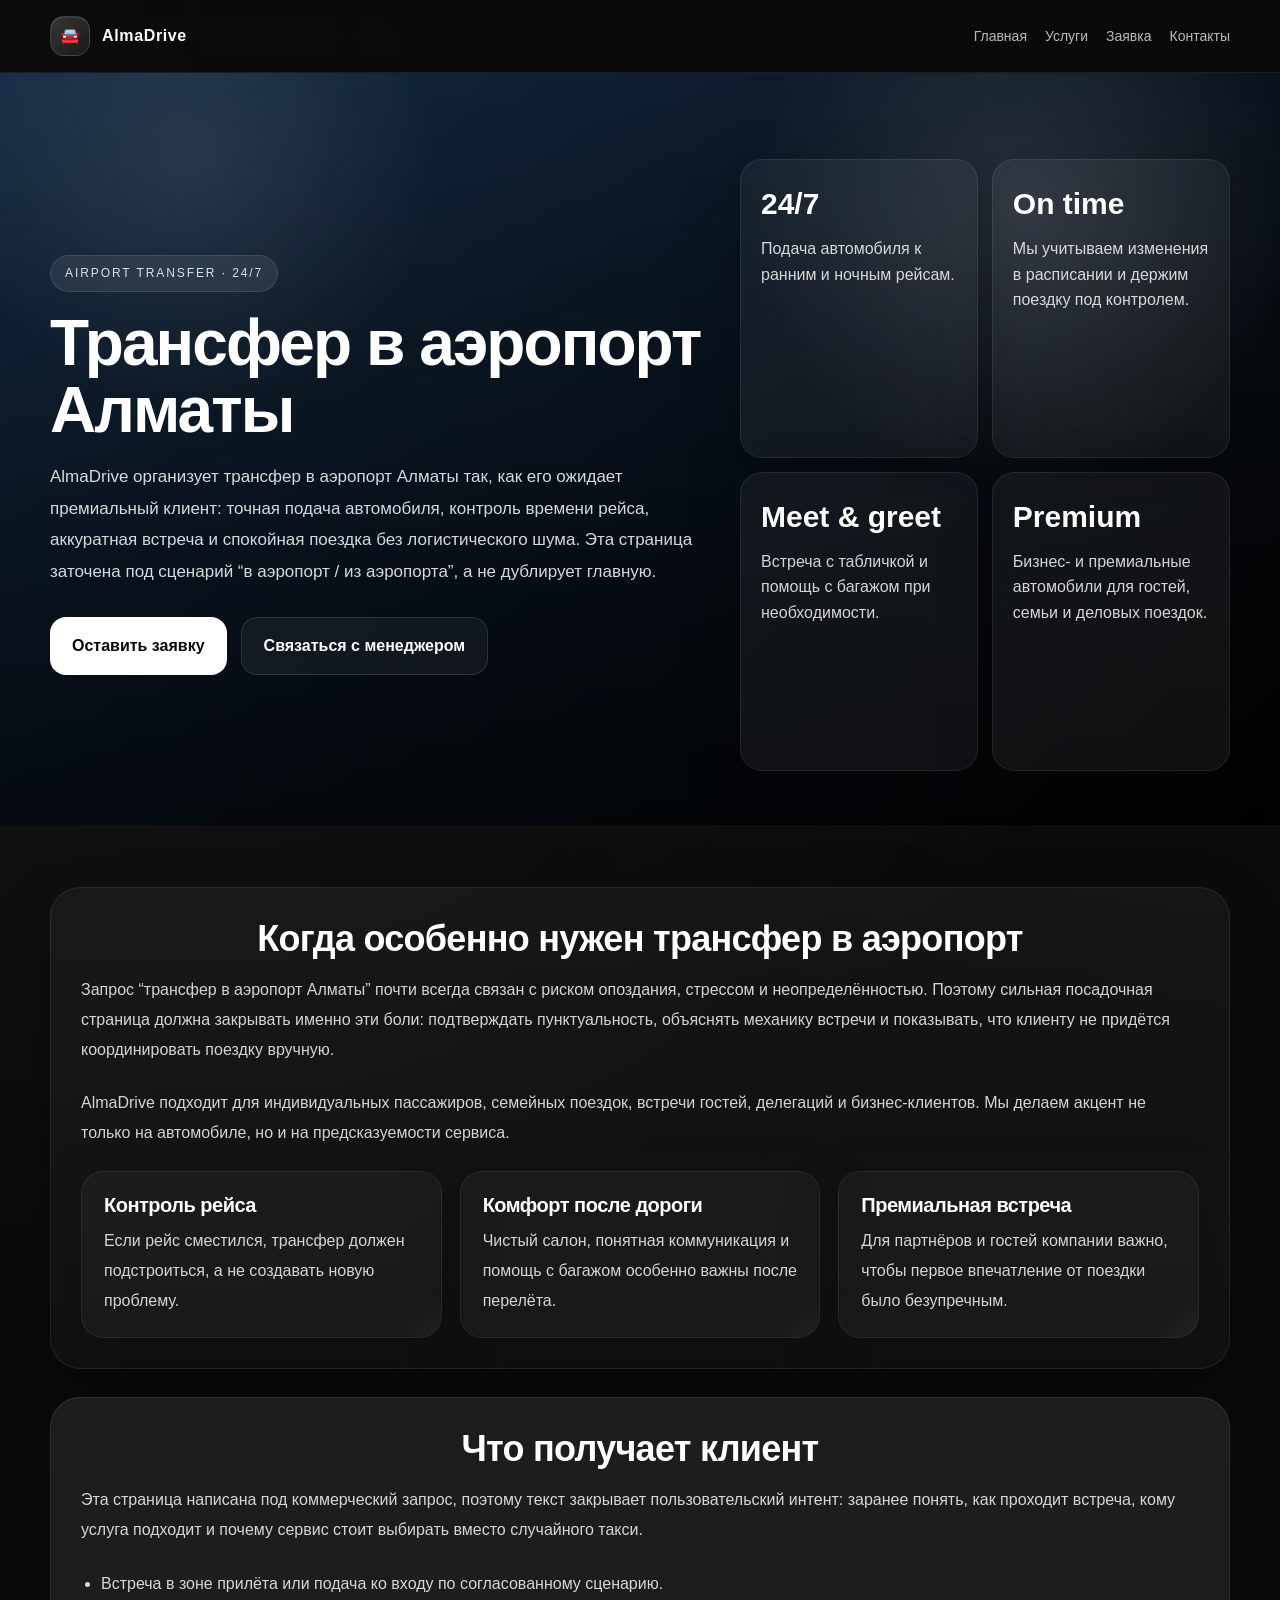
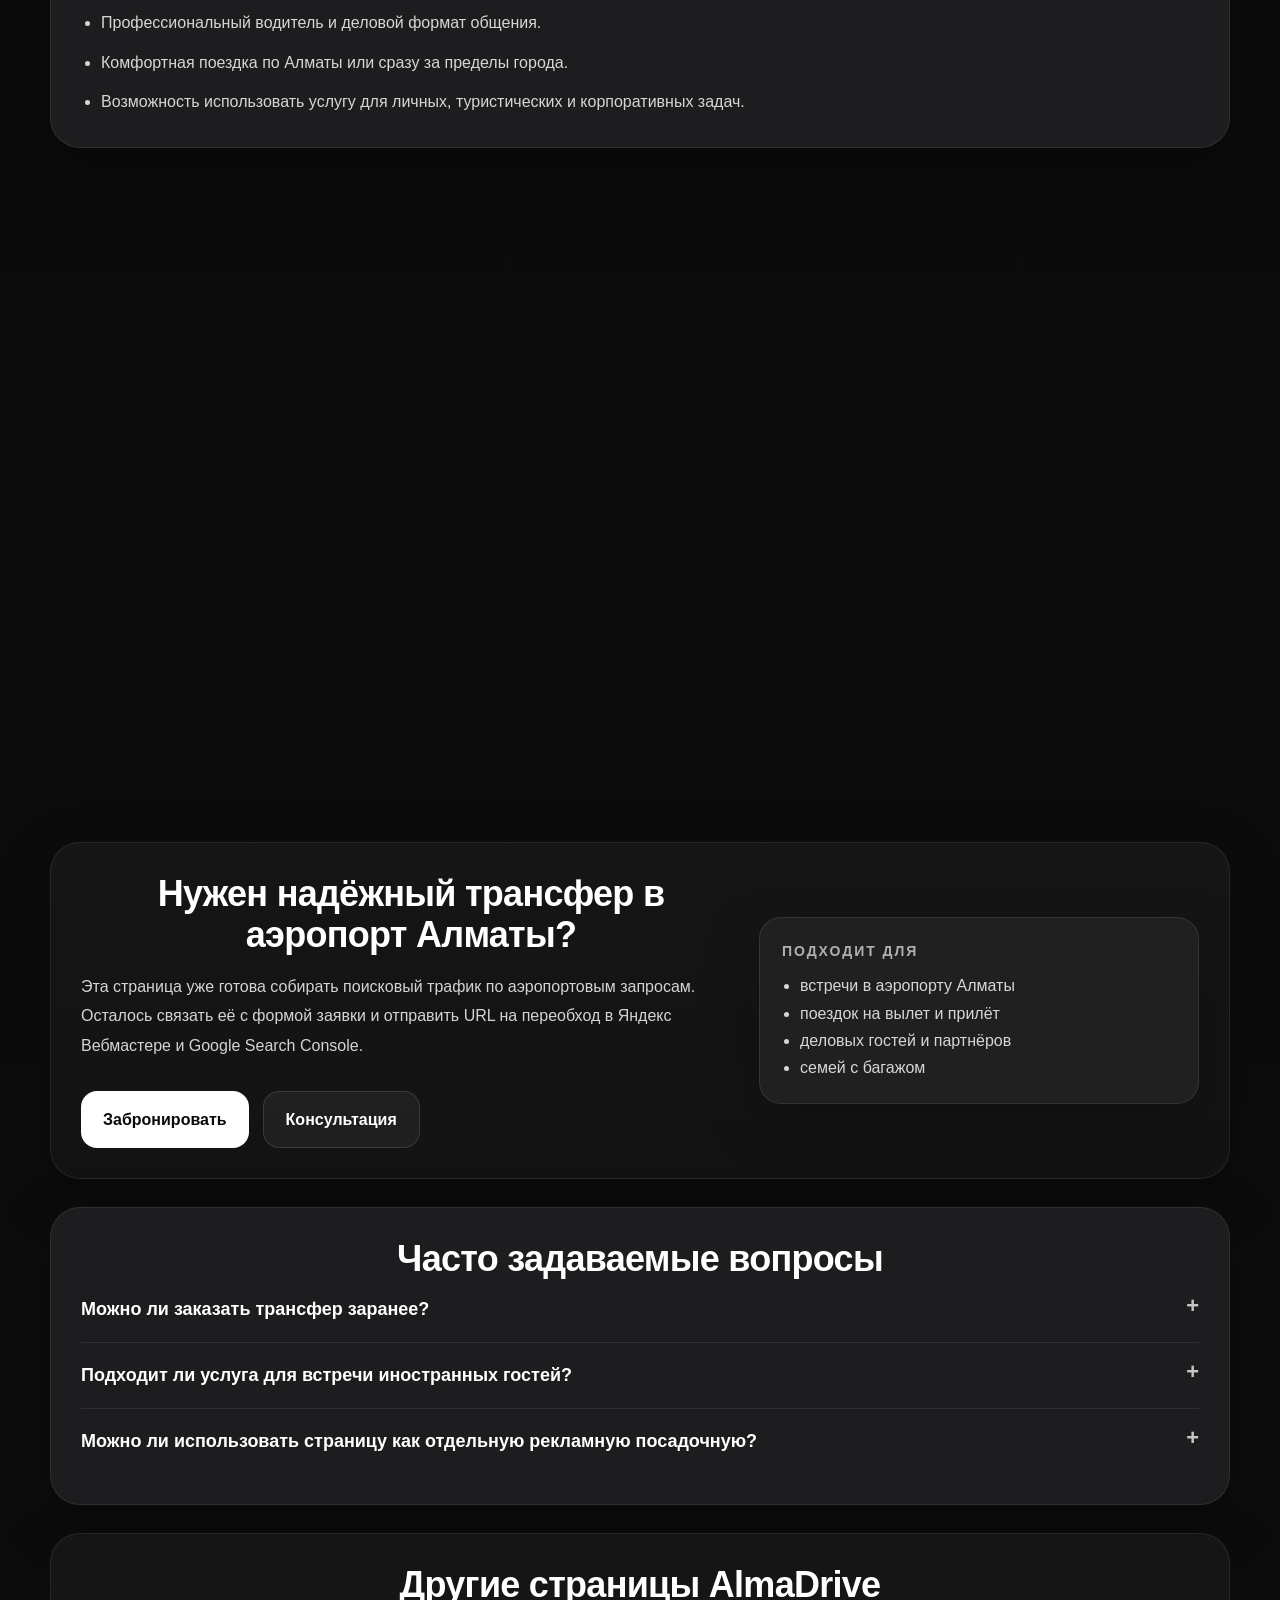
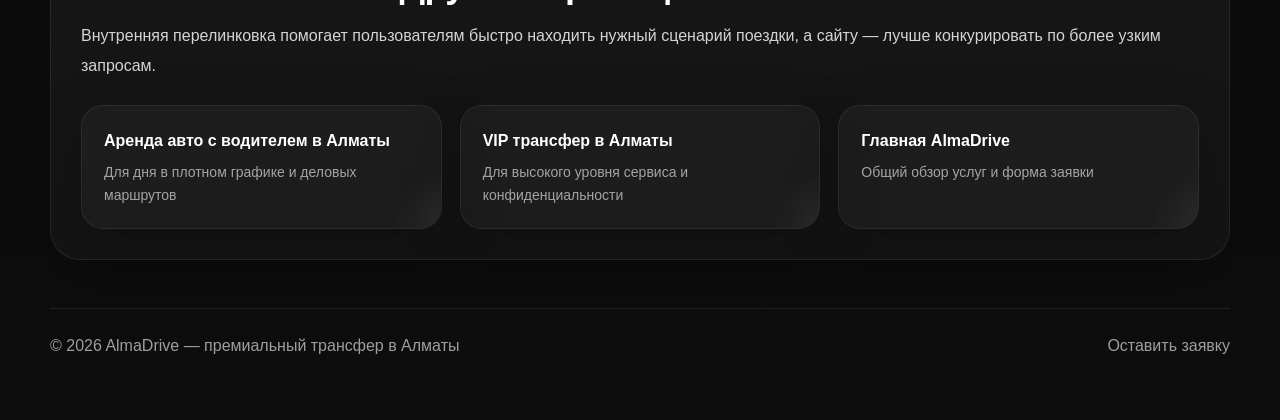
<file: airport-transfer-almaty.html>
<!DOCTYPE html>
<html lang="ru">
<head>
  <meta charset="UTF-8">
  <meta name="viewport" content="width=device-width, initial-scale=1.0">
  <meta name="robots" content="index,follow">
  <meta name="theme-color" content="#090909">
  <title>Трансфер в аэропорт Алматы — встреча, подача, комфорт | AlmaDrive</title>
  <meta name="description" content="Премиальный трансфер в аэропорт Алматы: встреча с табличкой, контроль прилёта, помощь с багажом и комфортная поездка без ожидания.">
  <link rel="canonical" href="https://almadrive.kz/airport-transfer-almaty.html">
  <meta property="og:type" content="website">
  <meta property="og:title" content="Трансфер в аэропорт Алматы — встреча, подача, комфорт | AlmaDrive">
  <meta property="og:description" content="Премиальный трансфер в аэропорт Алматы: встреча с табличкой, контроль прилёта, помощь с багажом и комфортная поездка без ожидания.">
  <meta property="og:url" content="https://almadrive.kz/airport-transfer-almaty.html">
  <meta property="og:image" content="https://almadrive.kz/static/photos_cars/5-good-reasons-to-use-a-limo-service-for-your-airport-transfers_pd40106w2440h1500rcrop_559.jpg">
  <link rel="icon" href="/static/favicon.ico" type="image/x-icon">
  <link rel="stylesheet" href="styles/main.css">
  <link rel="stylesheet" href="styles/service-pages.css">
  <script type="application/ld+json">
  {
  "@context": "https://schema.org",
  "@type": "Service",
  "name": "Трансфер в аэропорт Алматы",
  "provider": {
    "@type": "LocalBusiness",
    "name": "AlmaDrive",
    "address": {
      "@type": "PostalAddress",
      "addressLocality": "Almaty",
      "addressCountry": "KZ"
    }
  },
  "areaServed": [
    "Almaty",
    "Kazakhstan"
  ],
  "serviceType": "Трансфер в аэропорт Алматы",
  "description": "Премиальный трансфер в аэропорт Алматы: встреча с табличкой, контроль прилёта, помощь с багажом и комфортная поездка без ожидания.",
  "url": "https://almadrive.kz/airport-transfer-almaty.html"
}
  </script>
</head>
<body class="service-page-body">
  <div class="service-shell">
    <header class="service-topbar">
      <div class="service-container service-topbar__inner">
        <a class="service-logo" href="/">
          <span class="service-logo__mark">🚘</span>
          <span>AlmaDrive</span>
        </a>
        <nav class="service-topbar__nav" aria-label="Навигация">
          <a href="/">Главная</a>
          <a href="/#services">Услуги</a>
          <a href="/#booking">Заявка</a>
          <a href="/#contact">Контакты</a>
        </nav>
      </div>
    </header>
<main class="service-hero" style="--page-hero:linear-gradient(135deg, #17304a 0%, #0a1522 55%, #070707 100%);">
      <div class="service-container service-hero__grid">
        <section>
          <div class="service-eyebrow">Airport transfer · 24/7</div>
          <h1>Трансфер в аэропорт Алматы</h1>
          <p>AlmaDrive организует трансфер в аэропорт Алматы так, как его ожидает премиальный клиент: точная подача автомобиля, контроль времени рейса, аккуратная встреча и спокойная поездка без логистического шума. Эта страница заточена под сценарий “в аэропорт / из аэропорта”, а не дублирует главную.</p>
          <div class="service-hero__actions">
            <a class="service-btn service-btn--primary" href="/#booking">Оставить заявку</a>
            <a class="service-btn service-btn--secondary" href="/#contact">Связаться с менеджером</a>
          </div>
        </section>
        <aside class="service-metrics">
<div class="service-metric"><strong>24/7</strong><span>Подача автомобиля к ранним и ночным рейсам.</span></div>
<div class="service-metric"><strong>On time</strong><span>Мы учитываем изменения в расписании и держим поездку под контролем.</span></div>
<div class="service-metric"><strong>Meet & greet</strong><span>Встреча с табличкой и помощь с багажом при необходимости.</span></div>
<div class="service-metric"><strong>Premium</strong><span>Бизнес- и премиальные автомобили для гостей, семьи и деловых поездок.</span></div>
</aside></div></main>
<section class="service-section"><div class="service-container">
<section class="service-panel"><h2>Когда особенно нужен трансфер в аэропорт</h2>
<p>Запрос “трансфер в аэропорт Алматы” почти всегда связан с риском опоздания, стрессом и неопределённостью. Поэтому сильная посадочная страница должна закрывать именно эти боли: подтверждать пунктуальность, объяснять механику встречи и показывать, что клиенту не придётся координировать поездку вручную.</p>
<p>AlmaDrive подходит для индивидуальных пассажиров, семейных поездок, встречи гостей, делегаций и бизнес-клиентов. Мы делаем акцент не только на автомобиле, но и на предсказуемости сервиса.</p>
<div class="service-grid">
<article class="service-card"><h3>Контроль рейса</h3><p>Если рейс сместился, трансфер должен подстроиться, а не создавать новую проблему.</p></article>
<article class="service-card"><h3>Комфорт после дороги</h3><p>Чистый салон, понятная коммуникация и помощь с багажом особенно важны после перелёта.</p></article>
<article class="service-card"><h3>Премиальная встреча</h3><p>Для партнёров и гостей компании важно, чтобы первое впечатление от поездки было безупречным.</p></article>
</div>
</section>
<section class="service-panel"><h2>Что получает клиент</h2>
<p>Эта страница написана под коммерческий запрос, поэтому текст закрывает пользовательский интент: заранее понять, как проходит встреча, кому услуга подходит и почему сервис стоит выбирать вместо случайного такси.</p>
<ul class="service-list">
<li>Встреча в зоне прилёта или подача ко входу по согласованному сценарию.</li>
<li>Профессиональный водитель и деловой формат общения.</li>
<li>Комфортная поездка по Алматы или сразу за пределы города.</li>
<li>Возможность использовать услугу для личных, туристических и корпоративных задач.</li>
</ul>
</section>
<section class="service-story"><h2>Почему эта страница отличается от главной</h2><div class="service-story__grid">
<article class="service-mini"><h3>Узкая релевантность</h3><p>Вместо общего текста о сервисе страница концентрируется только на аэропортовом сценарии.</p></article>
<article class="service-mini"><h3>Локальное SEO</h3><p>Запросы вроде “трансфер в аэропорт Алматы” и “встретить в аэропорту Алматы” получают собственную страницу.</p></article>
<article class="service-mini"><h3>Лучший UX</h3><p>Пользователь сразу видит именно то, что искал: встречу, рейсы, багаж, точную подачу.</p></article>
</div></section>
<section class="service-route"><h2>Как проходит заказ</h2><div class="service-route__grid">
<article class="service-mini"><h3>1. Бронирование</h3><p>Вы оставляете заявку с датой, временем, направлением и деталями встречи.</p></article>
<article class="service-mini"><h3>2. Подтверждение</h3><p>Менеджер фиксирует заказ, уточняет формат подачи и при необходимости данные рейса.</p></article>
<article class="service-mini"><h3>3. Поездка</h3><p>Водитель подаёт автомобиль вовремя и сопровождает поездку до нужной точки.</p></article>
</div></section>
<section class="service-cta"><div><h2>Нужен надёжный трансфер в аэропорт Алматы?</h2><p>Эта страница уже готова собирать поисковый трафик по аэропортовым запросам. Осталось связать её с формой заявки и отправить URL на переобход в Яндекс Вебмастере и Google Search Console.</p><div class="service-cta__actions"><a class="service-btn service-btn--primary" href="/#booking">Забронировать</a><a class="service-btn service-btn--secondary" href="/#contact">Консультация</a></div></div><aside class="service-highlight"><strong>Подходит для</strong><ul>
<li>встречи в аэропорту Алматы</li>
<li>поездок на вылет и прилёт</li>
<li>деловых гостей и партнёров</li>
<li>семей с багажом</li>
</ul></aside></section>
<section class="service-faq"><h2>Часто задаваемые вопросы</h2>
<details><summary>Можно ли заказать трансфер заранее?</summary><p>Да. Для аэропортовых поездок предварительное бронирование особенно важно, потому что оно даёт точную подачу и нормальную координацию.</p></details>
<details><summary>Подходит ли услуга для встречи иностранных гостей?</summary><p>Да. Это один из самых частых сценариев: трансфер после прилёта, сопровождение до отеля, офиса или места встречи.</p></details>
<details><summary>Можно ли использовать страницу как отдельную рекламную посадочную?</summary><p>Да. Она отличается от главной, имеет собственный title, description, H1 и коммерческий контент под конкретный интент.</p></details>
</section>
<section class="service-related"><h2>Другие страницы AlmaDrive</h2><p>Внутренняя перелинковка помогает пользователям быстро находить нужный сценарий поездки, а сайту — лучше конкурировать по более узким запросам.</p><div class="service-related__grid">
<a class="service-related__link" href="/chauffeur-service-almaty.html"><strong>Аренда авто с водителем в Алматы</strong><span>Для дня в плотном графике и деловых маршрутов</span></a>
<a class="service-related__link" href="/vip-transfer-almaty.html"><strong>VIP трансфер в Алматы</strong><span>Для высокого уровня сервиса и конфиденциальности</span></a>
<a class="service-related__link" href="/"><strong>Главная AlmaDrive</strong><span>Общий обзор услуг и форма заявки</span></a>
</div></section></div></section>    <footer class="service-footer">
      <div class="service-container service-footer__inner">
        <div>© 2026 AlmaDrive — премиальный трансфер в Алматы</div>
        <div><a href="/#booking" style="color:inherit;text-decoration:none;">Оставить заявку</a></div>
      </div>
    </footer>
  </div>
<script src="js/service-pages.js"></script>
</body>
</html>
</file>
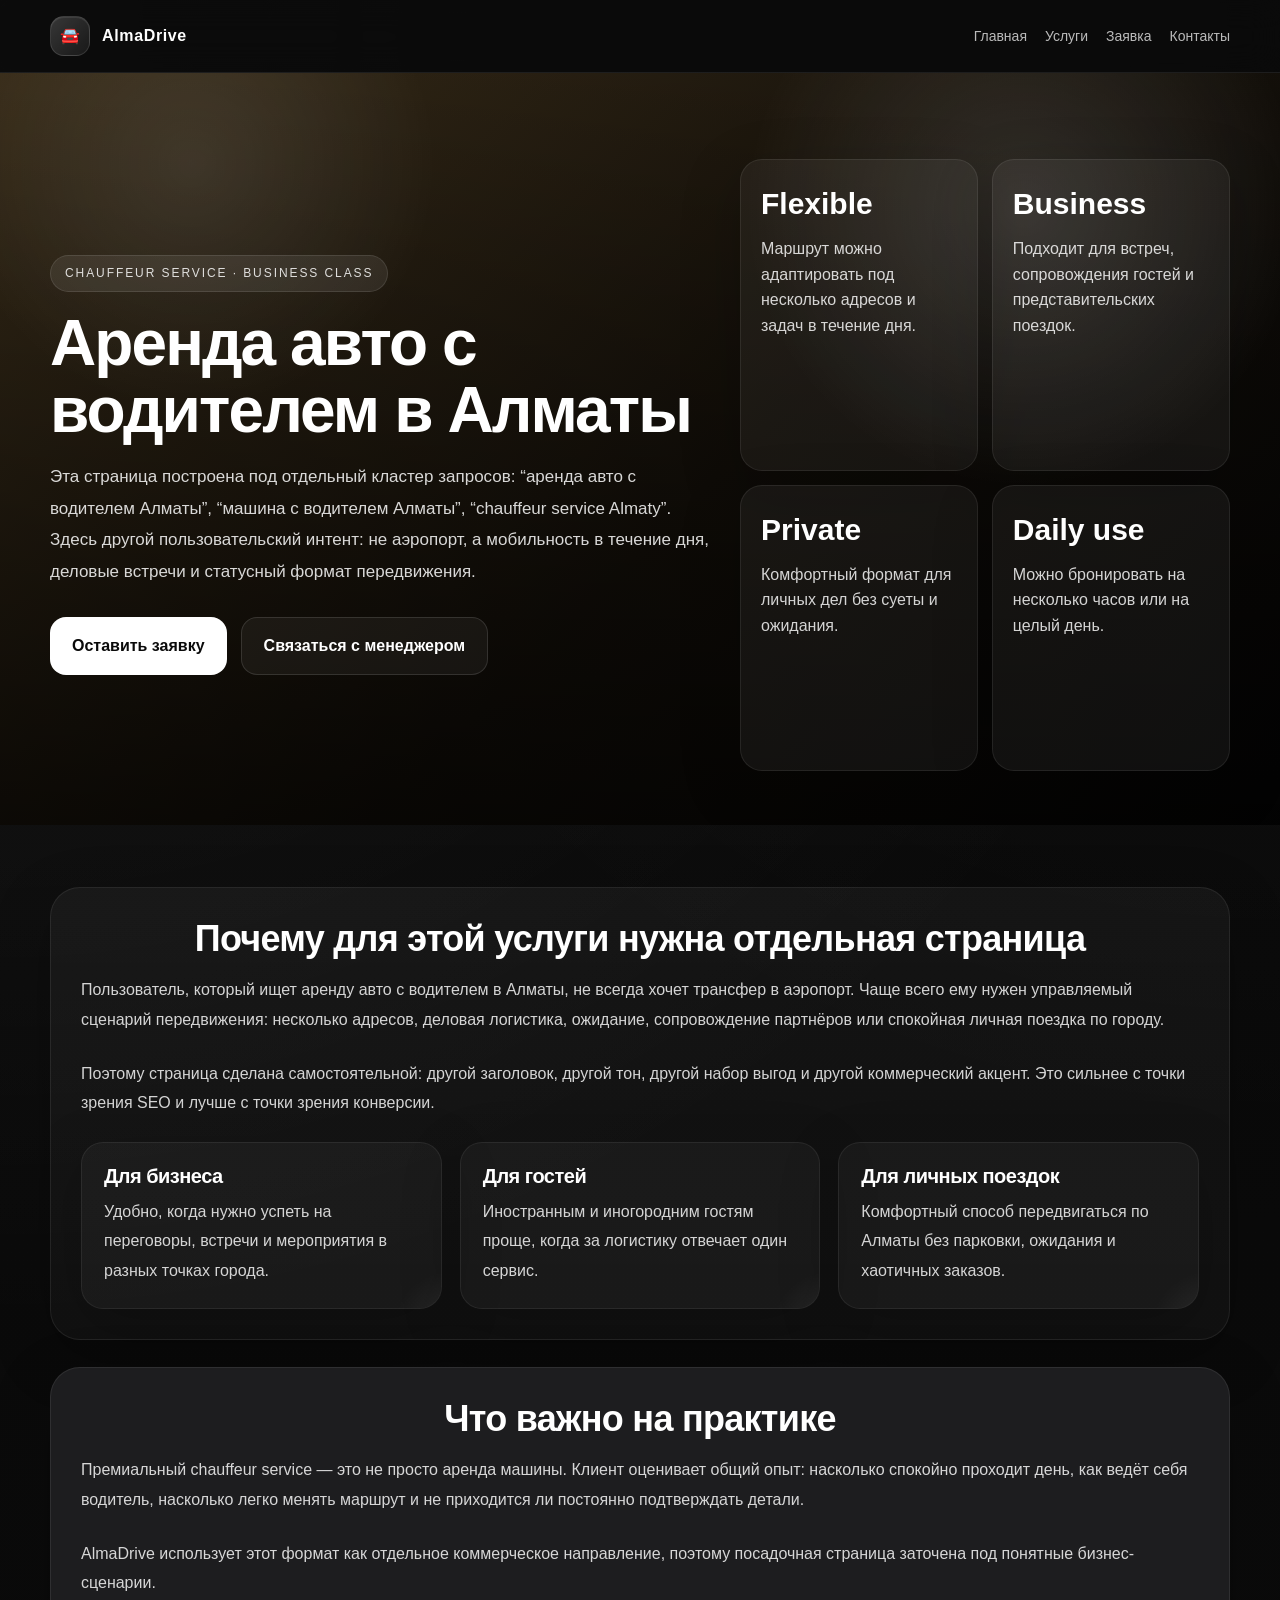
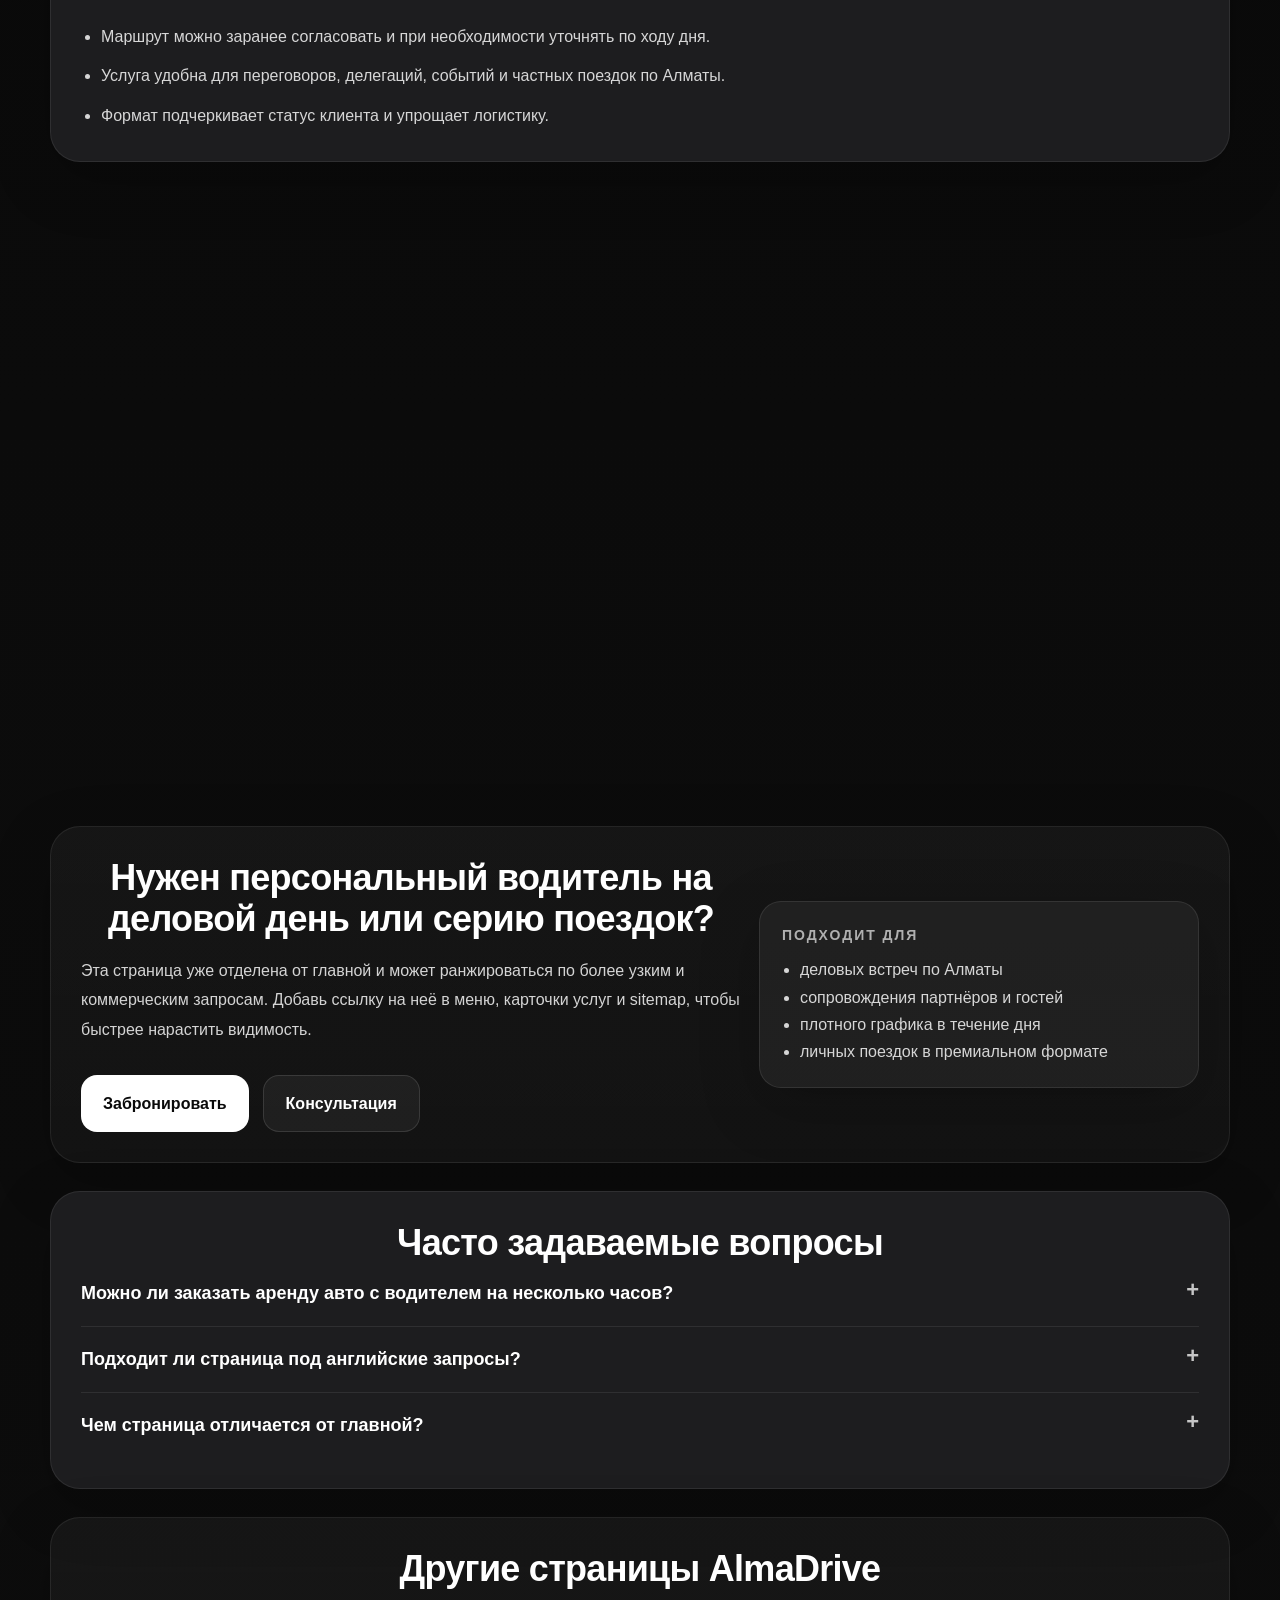
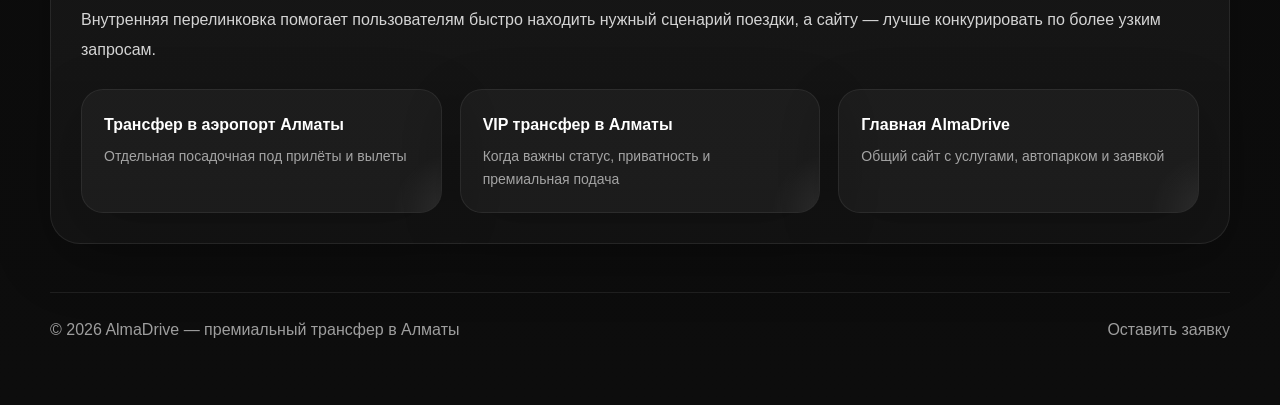
<file: chauffeur-service-almaty.html>
<!DOCTYPE html>
<html lang="ru">
<head>
  <meta charset="UTF-8">
  <meta name="viewport" content="width=device-width, initial-scale=1.0">
  <meta name="robots" content="index,follow">
  <meta name="theme-color" content="#090909">
  <title>Аренда авто с водителем в Алматы — chauffeur service | AlmaDrive</title>
  <meta name="description" content="Аренда авто с водителем в Алматы для деловых встреч, плотного расписания и сопровождения гостей. Комфортный формат для бизнеса и личных поездок.">
  <link rel="canonical" href="https://almadrive.kz/chauffeur-service-almaty.html">
  <meta property="og:type" content="website">
  <meta property="og:title" content="Аренда авто с водителем в Алматы — chauffeur service | AlmaDrive">
  <meta property="og:description" content="Аренда авто с водителем в Алматы для деловых встреч, плотного расписания и сопровождения гостей. Комфортный формат для бизнеса и личных поездок.">
  <meta property="og:url" content="https://almadrive.kz/chauffeur-service-almaty.html">
  <meta property="og:image" content="https://almadrive.kz/static/photos_cars/photo-1614091199036-e934784dbf0f.avif">
  <link rel="icon" href="/static/favicon.ico" type="image/x-icon">
  <link rel="stylesheet" href="styles/main.css">
  <link rel="stylesheet" href="styles/service-pages.css">
  <script type="application/ld+json">
  {
  "@context": "https://schema.org",
  "@type": "Service",
  "name": "Аренда авто с водителем в Алматы",
  "provider": {
    "@type": "LocalBusiness",
    "name": "AlmaDrive",
    "address": {
      "@type": "PostalAddress",
      "addressLocality": "Almaty",
      "addressCountry": "KZ"
    }
  },
  "areaServed": [
    "Almaty",
    "Kazakhstan"
  ],
  "serviceType": "Аренда авто с водителем в Алматы",
  "description": "Аренда авто с водителем в Алматы для деловых встреч, плотного расписания и сопровождения гостей. Комфортный формат для бизнеса и личных поездок.",
  "url": "https://almadrive.kz/chauffeur-service-almaty.html"
}
  </script>
</head>
<body class="service-page-body">
  <div class="service-shell">
    <header class="service-topbar">
      <div class="service-container service-topbar__inner">
        <a class="service-logo" href="/">
          <span class="service-logo__mark">🚘</span>
          <span>AlmaDrive</span>
        </a>
        <nav class="service-topbar__nav" aria-label="Навигация">
          <a href="/">Главная</a>
          <a href="/#services">Услуги</a>
          <a href="/#booking">Заявка</a>
          <a href="/#contact">Контакты</a>
        </nav>
      </div>
    </header>
<main class="service-hero" style="--page-hero:linear-gradient(135deg, #3c2f1a 0%, #17120b 55%, #070707 100%);">
      <div class="service-container service-hero__grid">
        <section>
          <div class="service-eyebrow">Chauffeur service · Business class</div>
          <h1>Аренда авто с водителем в Алматы</h1>
          <p>Эта страница построена под отдельный кластер запросов: “аренда авто с водителем Алматы”, “машина с водителем Алматы”, “chauffeur service Almaty”. Здесь другой пользовательский интент: не аэропорт, а мобильность в течение дня, деловые встречи и статусный формат передвижения.</p>
          <div class="service-hero__actions">
            <a class="service-btn service-btn--primary" href="/#booking">Оставить заявку</a>
            <a class="service-btn service-btn--secondary" href="/#contact">Связаться с менеджером</a>
          </div>
        </section>
        <aside class="service-metrics">
<div class="service-metric"><strong>Flexible</strong><span>Маршрут можно адаптировать под несколько адресов и задач в течение дня.</span></div>
<div class="service-metric"><strong>Business</strong><span>Подходит для встреч, сопровождения гостей и представительских поездок.</span></div>
<div class="service-metric"><strong>Private</strong><span>Комфортный формат для личных дел без суеты и ожидания.</span></div>
<div class="service-metric"><strong>Daily use</strong><span>Можно бронировать на несколько часов или на целый день.</span></div>
</aside></div></main>
<section class="service-section"><div class="service-container">
<section class="service-panel"><h2>Почему для этой услуги нужна отдельная страница</h2>
<p>Пользователь, который ищет аренду авто с водителем в Алматы, не всегда хочет трансфер в аэропорт. Чаще всего ему нужен управляемый сценарий передвижения: несколько адресов, деловая логистика, ожидание, сопровождение партнёров или спокойная личная поездка по городу.</p>
<p>Поэтому страница сделана самостоятельной: другой заголовок, другой тон, другой набор выгод и другой коммерческий акцент. Это сильнее с точки зрения SEO и лучше с точки зрения конверсии.</p>
<div class="service-grid">
<article class="service-card"><h3>Для бизнеса</h3><p>Удобно, когда нужно успеть на переговоры, встречи и мероприятия в разных точках города.</p></article>
<article class="service-card"><h3>Для гостей</h3><p>Иностранным и иногородним гостям проще, когда за логистику отвечает один сервис.</p></article>
<article class="service-card"><h3>Для личных поездок</h3><p>Комфортный способ передвигаться по Алматы без парковки, ожидания и хаотичных заказов.</p></article>
</div>
</section>
<section class="service-panel"><h2>Что важно на практике</h2>
<p>Премиальный chauffeur service — это не просто аренда машины. Клиент оценивает общий опыт: насколько спокойно проходит день, как ведёт себя водитель, насколько легко менять маршрут и не приходится ли постоянно подтверждать детали.</p>
<p>AlmaDrive использует этот формат как отдельное коммерческое направление, поэтому посадочная страница заточена под понятные бизнес-сценарии.</p>
<ul class="service-list">
<li>Маршрут можно заранее согласовать и при необходимости уточнять по ходу дня.</li>
<li>Услуга удобна для переговоров, делегаций, событий и частных поездок по Алматы.</li>
<li>Формат подчеркивает статус клиента и упрощает логистику.</li>
</ul>
</section>
<section class="service-story"><h2>Почему эта страница отличается от главной</h2><div class="service-story__grid">
<article class="service-mini"><h3>Иной интент</h3><p>Здесь посетитель ищет не “как доехать в аэропорт”, а “как передвигаться по городу удобно и статусно”.</p></article>
<article class="service-mini"><h3>Коммерческий тон</h3><p>Страница говорит языком бизнес-клиента, а не общими формулировками о трансфере.</p></article>
<article class="service-mini"><h3>Более сильная структура</h3><p>Title, H1, FAQ и блоки сделаны специально под водительский сервис, а не под весь сайт сразу.</p></article>
</div></section>
<section class="service-route"><h2>Как проходит заказ</h2><div class="service-route__grid">
<article class="service-mini"><h3>1. Формат поездки</h3><p>Вы задаёте дату, примерный график, длительность и тип поездок.</p></article>
<article class="service-mini"><h3>2. Согласование</h3><p>Мы подтверждаем маршрут, класс автомобиля и формат сопровождения.</p></article>
<article class="service-mini"><h3>3. Работа в графике</h3><p>Водитель ведёт поездку по согласованному сценарию и помогает удерживать ритм дня.</p></article>
</div></section>
<section class="service-cta"><div><h2>Нужен персональный водитель на деловой день или серию поездок?</h2><p>Эта страница уже отделена от главной и может ранжироваться по более узким и коммерческим запросам. Добавь ссылку на неё в меню, карточки услуг и sitemap, чтобы быстрее нарастить видимость.</p><div class="service-cta__actions"><a class="service-btn service-btn--primary" href="/#booking">Забронировать</a><a class="service-btn service-btn--secondary" href="/#contact">Консультация</a></div></div><aside class="service-highlight"><strong>Подходит для</strong><ul>
<li>деловых встреч по Алматы</li>
<li>сопровождения партнёров и гостей</li>
<li>плотного графика в течение дня</li>
<li>личных поездок в премиальном формате</li>
</ul></aside></section>
<section class="service-faq"><h2>Часто задаваемые вопросы</h2>
<details><summary>Можно ли заказать аренду авто с водителем на несколько часов?</summary><p>Да. Это один из основных сценариев услуги — сопровождение по нескольким адресам в течение части дня или всего дня.</p></details>
<details><summary>Подходит ли страница под английские запросы?</summary><p>Да. За счёт словосочетаний chauffeur service и chauffeur in Almaty она может работать и на англоязычный интент.</p></details>
<details><summary>Чем страница отличается от главной?</summary><p>Здесь нет общего описания бизнеса. Вся структура собрана вокруг услуги аренды автомобиля с водителем и сценариев её использования.</p></details>
</section>
<section class="service-related"><h2>Другие страницы AlmaDrive</h2><p>Внутренняя перелинковка помогает пользователям быстро находить нужный сценарий поездки, а сайту — лучше конкурировать по более узким запросам.</p><div class="service-related__grid">
<a class="service-related__link" href="/airport-transfer-almaty.html"><strong>Трансфер в аэропорт Алматы</strong><span>Отдельная посадочная под прилёты и вылеты</span></a>
<a class="service-related__link" href="/vip-transfer-almaty.html"><strong>VIP трансфер в Алматы</strong><span>Когда важны статус, приватность и премиальная подача</span></a>
<a class="service-related__link" href="/"><strong>Главная AlmaDrive</strong><span>Общий сайт с услугами, автопарком и заявкой</span></a>
</div></section></div></section>    <footer class="service-footer">
      <div class="service-container service-footer__inner">
        <div>© 2026 AlmaDrive — премиальный трансфер в Алматы</div>
        <div><a href="/#booking" style="color:inherit;text-decoration:none;">Оставить заявку</a></div>
      </div>
    </footer>
  </div>
<script src="js/service-pages.js"></script>
</body>
</html>
</file>
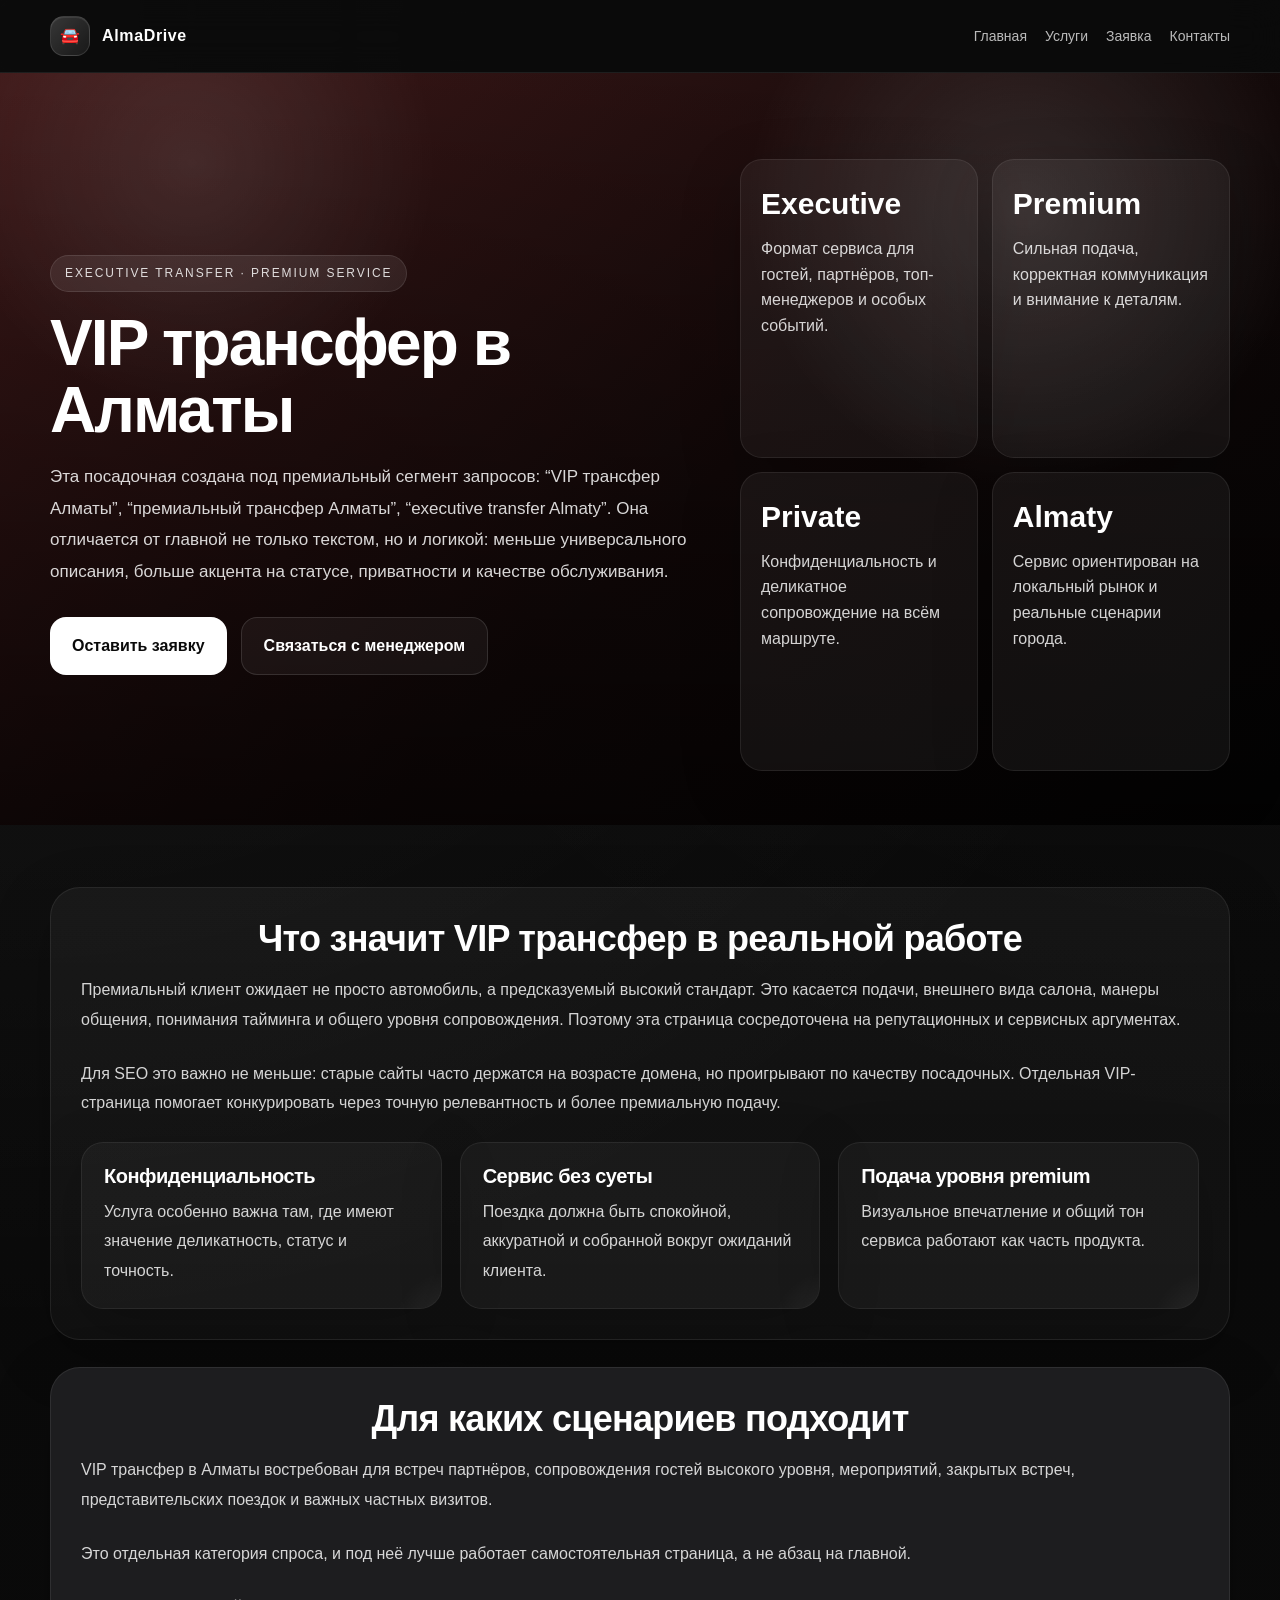
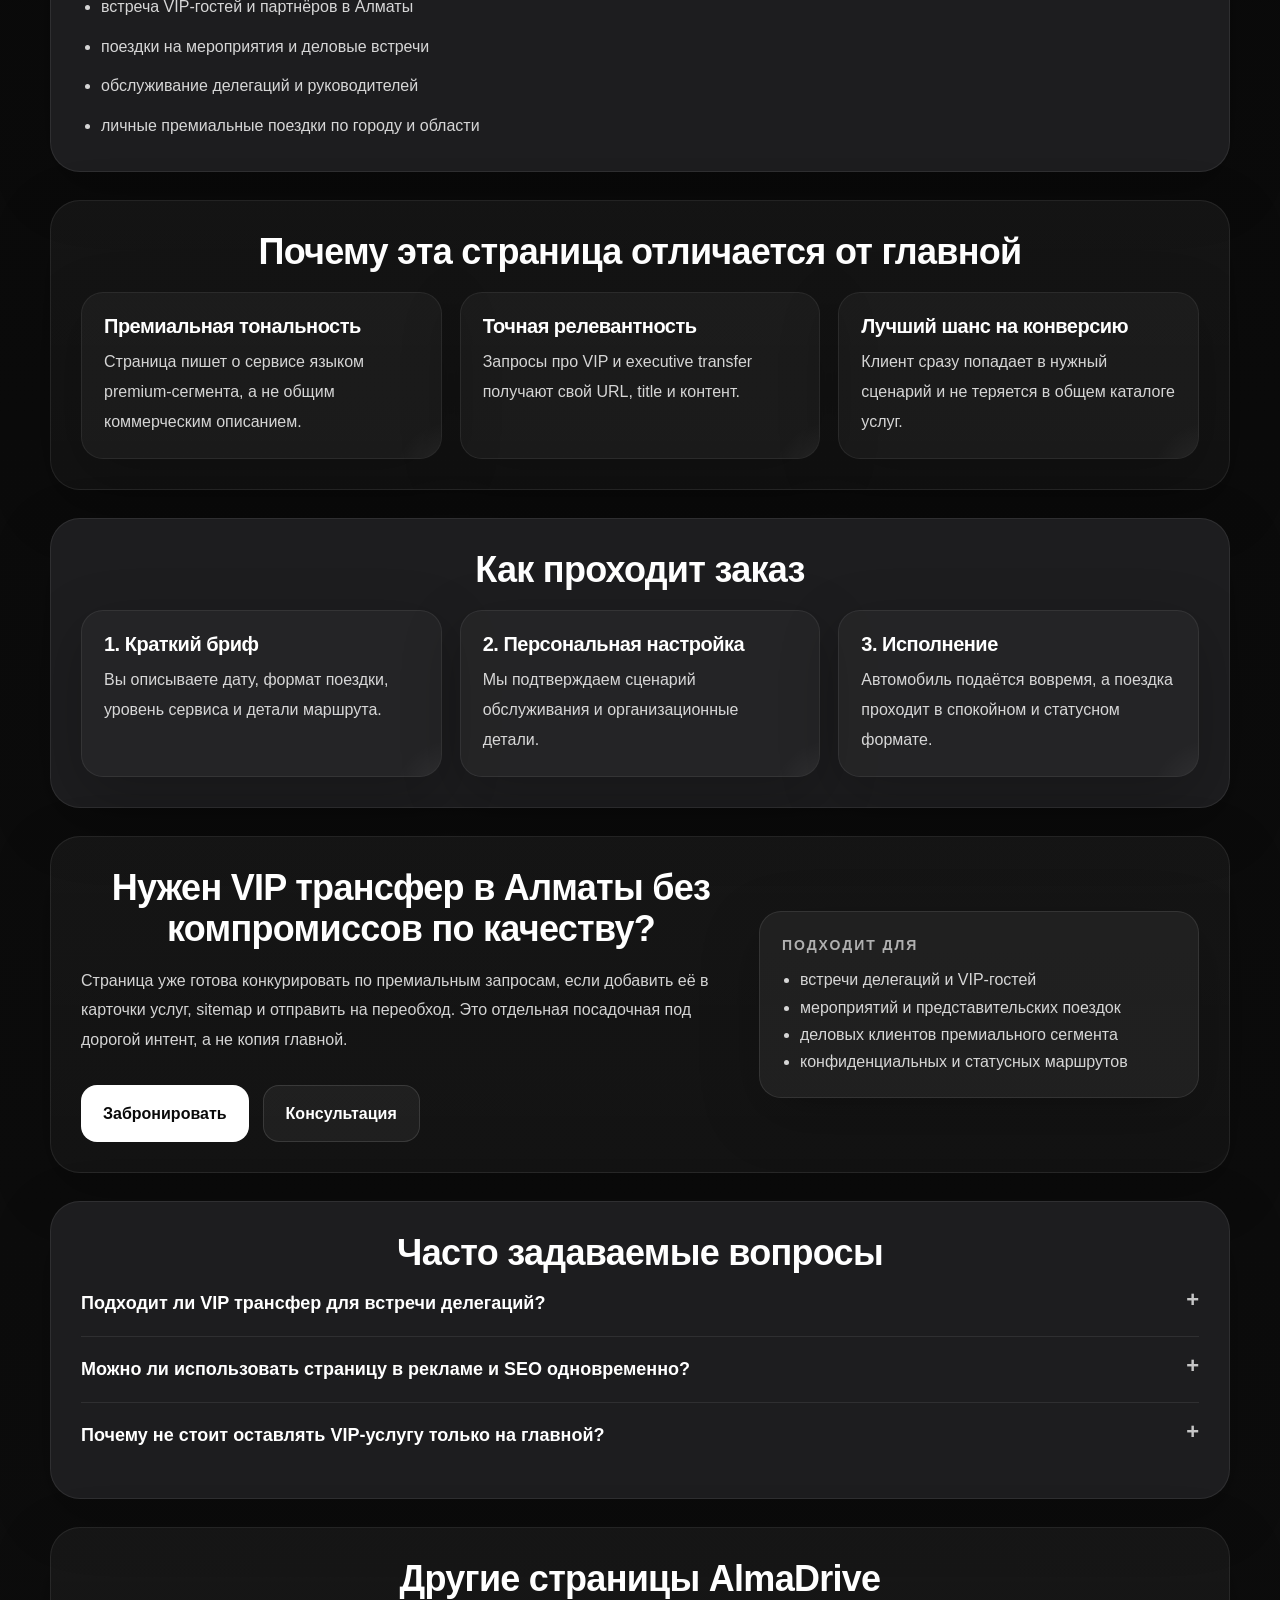
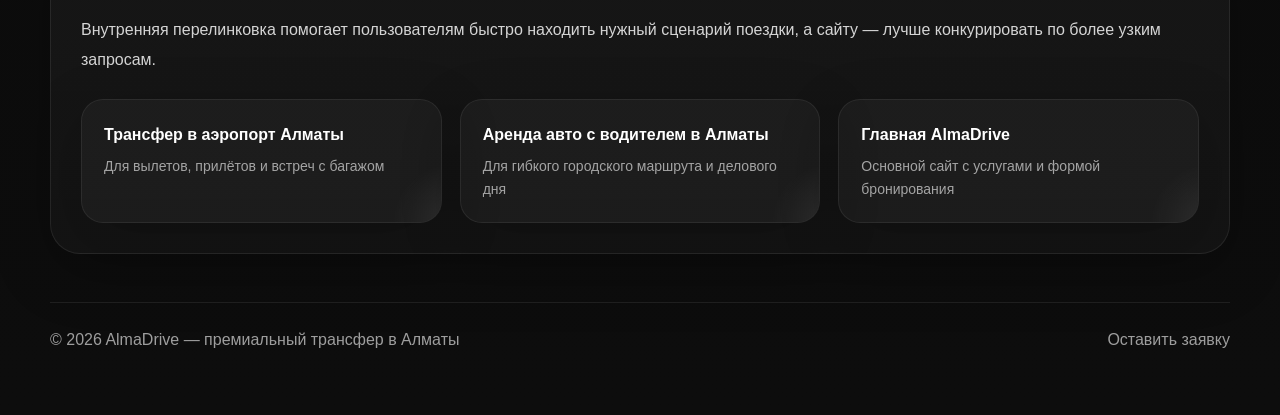
<file: vip-transfer-almaty.html>
<!DOCTYPE html>
<html lang="ru">
<head>
  <meta charset="UTF-8">
  <meta name="viewport" content="width=device-width, initial-scale=1.0">
  <meta name="robots" content="index,follow">
  <meta name="theme-color" content="#090909">
  <title>VIP трансфер в Алматы — премиальный сервис и конфиденциальность | AlmaDrive</title>
  <meta name="description" content="VIP трансфер в Алматы для клиентов, которые ожидают высокий уровень сервиса, конфиденциальность и безупречную подачу автомобиля.">
  <link rel="canonical" href="https://almadrive.kz/vip-transfer-almaty.html">
  <meta property="og:type" content="website">
  <meta property="og:title" content="VIP трансфер в Алматы — премиальный сервис и конфиденциальность | AlmaDrive">
  <meta property="og:description" content="VIP трансфер в Алматы для клиентов, которые ожидают высокий уровень сервиса, конфиденциальность и безупречную подачу автомобиля.">
  <meta property="og:url" content="https://almadrive.kz/vip-transfer-almaty.html">
  <meta property="og:image" content="https://almadrive.kz/static/photos_cars/img1.webp">
  <link rel="icon" href="/static/favicon.ico" type="image/x-icon">
  <link rel="stylesheet" href="styles/main.css">
  <link rel="stylesheet" href="styles/service-pages.css">
  <script type="application/ld+json">
  {
  "@context": "https://schema.org",
  "@type": "Service",
  "name": "VIP трансфер в Алматы",
  "provider": {
    "@type": "LocalBusiness",
    "name": "AlmaDrive",
    "address": {
      "@type": "PostalAddress",
      "addressLocality": "Almaty",
      "addressCountry": "KZ"
    }
  },
  "areaServed": [
    "Almaty",
    "Kazakhstan"
  ],
  "serviceType": "VIP трансфер в Алматы",
  "description": "VIP трансфер в Алматы для клиентов, которые ожидают высокий уровень сервиса, конфиденциальность и безупречную подачу автомобиля.",
  "url": "https://almadrive.kz/vip-transfer-almaty.html"
}
  </script>
</head>
<body class="service-page-body">
  <div class="service-shell">
    <header class="service-topbar">
      <div class="service-container service-topbar__inner">
        <a class="service-logo" href="/">
          <span class="service-logo__mark">🚘</span>
          <span>AlmaDrive</span>
        </a>
        <nav class="service-topbar__nav" aria-label="Навигация">
          <a href="/">Главная</a>
          <a href="/#services">Услуги</a>
          <a href="/#booking">Заявка</a>
          <a href="/#contact">Контакты</a>
        </nav>
      </div>
    </header>
<main class="service-hero" style="--page-hero:linear-gradient(135deg, #451b1b 0%, #180b0b 55%, #070707 100%);">
      <div class="service-container service-hero__grid">
        <section>
          <div class="service-eyebrow">Executive transfer · Premium service</div>
          <h1>VIP трансфер в Алматы</h1>
          <p>Эта посадочная создана под премиальный сегмент запросов: “VIP трансфер Алматы”, “премиальный трансфер Алматы”, “executive transfer Almaty”. Она отличается от главной не только текстом, но и логикой: меньше универсального описания, больше акцента на статусе, приватности и качестве обслуживания.</p>
          <div class="service-hero__actions">
            <a class="service-btn service-btn--primary" href="/#booking">Оставить заявку</a>
            <a class="service-btn service-btn--secondary" href="/#contact">Связаться с менеджером</a>
          </div>
        </section>
        <aside class="service-metrics">
<div class="service-metric"><strong>Executive</strong><span>Формат сервиса для гостей, партнёров, топ-менеджеров и особых событий.</span></div>
<div class="service-metric"><strong>Premium</strong><span>Сильная подача, корректная коммуникация и внимание к деталям.</span></div>
<div class="service-metric"><strong>Private</strong><span>Конфиденциальность и деликатное сопровождение на всём маршруте.</span></div>
<div class="service-metric"><strong>Almaty</strong><span>Сервис ориентирован на локальный рынок и реальные сценарии города.</span></div>
</aside></div></main>
<section class="service-section"><div class="service-container">
<section class="service-panel"><h2>Что значит VIP трансфер в реальной работе</h2>
<p>Премиальный клиент ожидает не просто автомобиль, а предсказуемый высокий стандарт. Это касается подачи, внешнего вида салона, манеры общения, понимания тайминга и общего уровня сопровождения. Поэтому эта страница сосредоточена на репутационных и сервисных аргументах.</p>
<p>Для SEO это важно не меньше: старые сайты часто держатся на возрасте домена, но проигрывают по качеству посадочных. Отдельная VIP-страница помогает конкурировать через точную релевантность и более премиальную подачу.</p>
<div class="service-grid">
<article class="service-card"><h3>Конфиденциальность</h3><p>Услуга особенно важна там, где имеют значение деликатность, статус и точность.</p></article>
<article class="service-card"><h3>Сервис без суеты</h3><p>Поездка должна быть спокойной, аккуратной и собранной вокруг ожиданий клиента.</p></article>
<article class="service-card"><h3>Подача уровня premium</h3><p>Визуальное впечатление и общий тон сервиса работают как часть продукта.</p></article>
</div>
</section>
<section class="service-panel"><h2>Для каких сценариев подходит</h2>
<p>VIP трансфер в Алматы востребован для встреч партнёров, сопровождения гостей высокого уровня, мероприятий, закрытых встреч, представительских поездок и важных частных визитов.</p>
<p>Это отдельная категория спроса, и под неё лучше работает самостоятельная страница, а не абзац на главной.</p>
<ul class="service-list">
<li>встреча VIP-гостей и партнёров в Алматы</li>
<li>поездки на мероприятия и деловые встречи</li>
<li>обслуживание делегаций и руководителей</li>
<li>личные премиальные поездки по городу и области</li>
</ul>
</section>
<section class="service-story"><h2>Почему эта страница отличается от главной</h2><div class="service-story__grid">
<article class="service-mini"><h3>Премиальная тональность</h3><p>Страница пишет о сервисе языком premium-сегмента, а не общим коммерческим описанием.</p></article>
<article class="service-mini"><h3>Точная релевантность</h3><p>Запросы про VIP и executive transfer получают свой URL, title и контент.</p></article>
<article class="service-mini"><h3>Лучший шанс на конверсию</h3><p>Клиент сразу попадает в нужный сценарий и не теряется в общем каталоге услуг.</p></article>
</div></section>
<section class="service-route"><h2>Как проходит заказ</h2><div class="service-route__grid">
<article class="service-mini"><h3>1. Краткий бриф</h3><p>Вы описываете дату, формат поездки, уровень сервиса и детали маршрута.</p></article>
<article class="service-mini"><h3>2. Персональная настройка</h3><p>Мы подтверждаем сценарий обслуживания и организационные детали.</p></article>
<article class="service-mini"><h3>3. Исполнение</h3><p>Автомобиль подаётся вовремя, а поездка проходит в спокойном и статусном формате.</p></article>
</div></section>
<section class="service-cta"><div><h2>Нужен VIP трансфер в Алматы без компромиссов по качеству?</h2><p>Страница уже готова конкурировать по премиальным запросам, если добавить её в карточки услуг, sitemap и отправить на переобход. Это отдельная посадочная под дорогой интент, а не копия главной.</p><div class="service-cta__actions"><a class="service-btn service-btn--primary" href="/#booking">Забронировать</a><a class="service-btn service-btn--secondary" href="/#contact">Консультация</a></div></div><aside class="service-highlight"><strong>Подходит для</strong><ul>
<li>встречи делегаций и VIP-гостей</li>
<li>мероприятий и представительских поездок</li>
<li>деловых клиентов премиального сегмента</li>
<li>конфиденциальных и статусных маршрутов</li>
</ul></aside></section>
<section class="service-faq"><h2>Часто задаваемые вопросы</h2>
<details><summary>Подходит ли VIP трансфер для встречи делегаций?</summary><p>Да. Это один из наиболее сильных сценариев использования услуги — встреча гостей, партнёров и руководителей.</p></details>
<details><summary>Можно ли использовать страницу в рекламе и SEO одновременно?</summary><p>Да. У неё отдельный URL, заголовки, FAQ и коммерческое сообщение, поэтому она подходит и для органики, и для платного трафика.</p></details>
<details><summary>Почему не стоит оставлять VIP-услугу только на главной?</summary><p>Потому что поисковику и пользователю проще работать с отдельной страницей, где весь контент раскрывает только один премиальный сценарий.</p></details>
</section>
<section class="service-related"><h2>Другие страницы AlmaDrive</h2><p>Внутренняя перелинковка помогает пользователям быстро находить нужный сценарий поездки, а сайту — лучше конкурировать по более узким запросам.</p><div class="service-related__grid">
<a class="service-related__link" href="/airport-transfer-almaty.html"><strong>Трансфер в аэропорт Алматы</strong><span>Для вылетов, прилётов и встреч с багажом</span></a>
<a class="service-related__link" href="/chauffeur-service-almaty.html"><strong>Аренда авто с водителем в Алматы</strong><span>Для гибкого городского маршрута и делового дня</span></a>
<a class="service-related__link" href="/"><strong>Главная AlmaDrive</strong><span>Основной сайт с услугами и формой бронирования</span></a>
</div></section></div></section>    <footer class="service-footer">
      <div class="service-container service-footer__inner">
        <div>© 2026 AlmaDrive — премиальный трансфер в Алматы</div>
        <div><a href="/#booking" style="color:inherit;text-decoration:none;">Оставить заявку</a></div>
      </div>
    </footer>
  </div>
<script src="js/service-pages.js"></script>
</body>
</html>
</file>
<file: styles/main.css>
/* ===== GLOBAL STYLES ===== */
* {
    margin: 0;
    padding: 0;
    box-sizing: border-box;
}

:root {
    --primary-color: #0a84ff;
    --primary-hover: #409cff;
    --text-primary: #f5f5f7;
    --text-secondary: #a1a1a6;
    --background: #000000;
    --background-secondary: #1d1d1f;
    --background-tertiary: #2c2c2e;
    --border: #424245;
    --border-light: #333336;
    
    /* Spacing System */
    --spacing-xs: 0.5rem;
    --spacing-sm: 1rem;
    --spacing-md: 1.5rem;
    --spacing-lg: 2.5rem;
    --spacing-xl: 4rem;
    --spacing-2xl: 6rem;
    
    /* Typography Scale */
    --text-xs: 0.75rem;    /* 12px */
    --text-sm: 0.875rem;   /* 14px */
    --text-base: 1rem;     /* 16px */
    --text-lg: 1.125rem;   /* 18px */
    --text-xl: 1.25rem;    /* 20px */
    --text-2xl: 1.5rem;    /* 24px */
    --text-3xl: 1.875rem;  /* 30px */
    --text-4xl: 2.25rem;   /* 36px */
    --text-5xl: 3rem;      /* 48px */
    --text-6xl: 3.75rem;   /* 60px */
    
    /* Border Radius */
    --radius-sm: 8px;
    --radius-md: 12px;
    --radius-lg: 16px;
    --radius-xl: 20px;
    --radius-2xl: 24px;
    --radius-full: 9999px;
    
    /* Shadows */
    --shadow-sm: 0 1px 2px rgba(0, 0, 0, 0.05);
    --shadow-md: 0 4px 6px rgba(0, 0, 0, 0.1);
    --shadow-lg: 0 10px 15px rgba(0, 0, 0, 0.1);
    --shadow-xl: 0 20px 25px rgba(0, 0, 0, 0.15);
    --shadow-2xl: 0 25px 50px rgba(0, 0, 0, 0.25);
    
    /* Glass Morphism */
    --glass-bg: rgba(255, 255, 255, 0.05);
    --glass-border: rgba(255, 255, 255, 0.1);
    --glass-shadow: 0 8px 32px rgba(0, 0, 0, 0.2);
    
    /* Animation */
    --transition-fast: 150ms;
    --transition-base: 250ms;
    --transition-slow: 350ms;
    --transition-slower: 500ms;
    
    /* Z-index layers */
    --z-dropdown: 10;
    --z-sticky: 20;
    --z-fixed: 30;
    --z-modal: 40;
    --z-popover: 50;
    --z-tooltip: 60;
}

/* ===== BASE STYLES ===== */
html {
    font-size: 16px;
    scroll-behavior: smooth;
    -webkit-text-size-adjust: 100%;
    -webkit-font-smoothing: antialiased;
    -moz-osx-font-smoothing: grayscale;
}

body {
    font-family: -apple-system, BlinkMacSystemFont, 'SF Pro Display', 'Segoe UI', Roboto, 'Helvetica Neue', Arial, sans-serif;
    line-height: 1.6;
    color: var(--text-primary);
    background: var(--background);
    overflow-x: hidden;
    /* УБРАЛ padding-top: 80px; - header сам добавит padding */
    min-height: 100vh;
    display: flex;
    flex-direction: column;
}

/* ===== HEADER FIX ===== */
/* Добавим эти стили здесь, они переопределят header.css если нужно */
.header {
    position: fixed;
    top: 0;
    left: 0;
    width: 100%;
    background: rgba(0, 0, 0, 0.95);
    backdrop-filter: blur(20px);
    -webkit-backdrop-filter: blur(20px);
    z-index: 1000;
    border-bottom: 1px solid var(--border);
    transition: all 0.3s ease;
}

.header.scrolled {
    background: rgba(0, 0, 0, 0.98);
    border-bottom-color: var(--border-light);
}

.nav {
    display: flex;
    align-items: center;
    justify-content: space-between;
    padding: var(--spacing-sm) var(--spacing-md);
    max-width: 1200px;
    margin: 0 auto;
}

.logo {
    font-size: 1.5rem;
    font-weight: 700;
    color: var(--text-primary);
    display: flex;
    align-items: center;
    gap: 0.5rem;
    z-index: 1001;
}

.logo::before {
    content: '🚘';
    font-size: 1.25rem;
}

.nav-links {
    display: flex;
    gap: var(--spacing-md);
}

.nav-links a {
    text-decoration: none;
    color: var(--text-secondary);
    font-weight: 500;
    transition: all 0.3s ease;
    position: relative;
    padding: 0.5rem 0;
}

.nav-links a:hover,
.nav-links a.active {
    color: var(--text-primary);
}

.nav-links a::after {
    content: '';
    position: absolute;
    bottom: 0;
    left: 0;
    width: 0;
    height: 2px;
    background: var(--primary-color);
    transition: width 0.3s ease;
}

.nav-links a:hover::after,
.nav-links a.active::after {
    width: 100%;
}

.nav-actions {
    display: flex;
    align-items: center;
    gap: var(--spacing-sm);
}

.lang-switcher {
    background: var(--glass-bg);
    backdrop-filter: blur(20px);
    border: 1px solid var(--glass-border);
    padding: 0.5rem 1rem;
    border-radius: var(--border-radius);
    cursor: pointer;
    transition: all 0.3s ease;
    font-weight: 500;
    color: var(--text-primary);
    min-width: 60px;
}

.lang-switcher:hover {
    background: var(--glass-bg);
    border-color: var(--primary-color);
    transform: translateY(-1px);
}

/* Mobile menu button - ОБЯЗАТЕЛЬНО показывать */
.mobile-menu-toggle {
    display: none;
    flex-direction: column;
    justify-content: space-between;
    width: 30px;
    height: 24px;
    background: transparent;
    border: none;
    cursor: pointer;
    padding: 0;
    z-index: 1002;
    position: relative;
}

.mobile-menu-toggle .burger-line {
    display: block;
    width: 100%;
    height: 3px;
    background: var(--text-primary);
    border-radius: 3px;
    transition: all 0.3s ease;
    transform-origin: center;
}

/* ===== LAYOUT ===== */
.container {
    width: 100%;
    max-width: 1200px;
    margin: 0 auto;
    padding: 0 var(--spacing-sm);
}

/* Fluid container for very small screens */
@media (max-width: 640px) {
    .container {
        padding: 0 var(--spacing-xs);
    }
}

/* ===== TYPOGRAPHY ===== */
h1, h2, h3, h4, h5, h6 {
    font-weight: 700;
    line-height: 1.1;
    letter-spacing: -0.025em;
    margin-bottom: var(--spacing-sm);
}

h1 {
    font-size: clamp(var(--text-5xl), 8vw, var(--text-6xl));
    margin-bottom: var(--spacing-md);
}

h2 {
    font-size: clamp(var(--text-4xl), 6vw, var(--text-5xl));
    margin-bottom: var(--spacing-lg);
    text-align: center;
}

h3 {
    font-size: clamp(var(--text-3xl), 5vw, var(--text-4xl));
}

h4 {
    font-size: clamp(var(--text-2xl), 4vw, var(--text-3xl));
}

p {
    margin-bottom: var(--spacing-md);
    line-height: 1.7;
}

/* Text utilities */
.text-gradient {
    background: linear-gradient(90deg, var(--primary-color), #5ac8fa, var(--primary-color));
    background-size: 200% auto;
    -webkit-background-clip: text;
    background-clip: text;
    -webkit-text-fill-color: transparent;
    color: transparent;
    animation: gradientShift 3s ease-in-out infinite;
}

@keyframes gradientShift {
    0%, 100% { background-position: 0% center; }
    50% { background-position: 100% center; }
}

.text-primary { color: var(--text-primary); }
.text-secondary { color: var(--text-secondary); }
.text-center { text-align: center; }
.text-left { text-align: left; }
.text-right { text-align: right; }

/* ===== BUTTONS ===== */
.cta-button {
    display: inline-flex;
    align-items: center;
    justify-content: center;
    gap: 0.5rem;
    padding: 0.875rem 2rem;
    font-size: var(--text-base);
    font-weight: 600;
    line-height: 1.25;
    border-radius: var(--radius-full);
    border: none;
    cursor: pointer;
    transition: all var(--transition-base) cubic-bezier(0.4, 0, 0.2, 1);
    position: relative;
    overflow: hidden;
    min-height: 48px; /* Better touch target */
    user-select: none;
    -webkit-tap-highlight-color: transparent;
}

.cta-button::before {
    content: '';
    position: absolute;
    top: 50%;
    left: 50%;
    width: 0;
    height: 0;
    border-radius: 50%;
    background: rgba(255, 255, 255, 0.1);
    transform: translate(-50%, -50%);
    transition: width var(--transition-slower) ease, height var(--transition-slower) ease;
}

.cta-button:hover::before,
.cta-button:focus::before {
    width: 300px;
    height: 300px;
}

.cta-button:active {
    transform: scale(0.98);
}

/* Button variants */
.cta-button.primary {
    background: linear-gradient(135deg, var(--primary-color), var(--primary-hover));
    color: white;
    box-shadow: 0 4px 15px rgba(10, 132, 255, 0.3);
}

.cta-button.primary:hover,
.cta-button.primary:focus {
    background: linear-gradient(135deg, var(--primary-hover), var(--primary-color));
    box-shadow: 0 8px 25px rgba(10, 132, 255, 0.4);
    transform: translateY(-2px);
}

.cta-button.secondary {
    background: transparent;
    color: var(--text-primary);
    border: 1px solid var(--border);
    backdrop-filter: blur(10px);
}

.cta-button.secondary:hover,
.cta-button.secondary:focus {
    background: var(--glass-bg);
    border-color: var(--border-light);
    backdrop-filter: blur(20px);
    transform: translateY(-2px);
}

/* Button sizes */
.cta-button.small {
    padding: 0.5rem 1.5rem;
    font-size: var(--text-sm);
    min-height: 40px;
}

.cta-button.large {
    padding: 1rem 3rem;
    font-size: var(--text-lg);
    min-height: 56px;
}

/* Button with icon */
.btn-icon {
    transition: transform var(--transition-base) ease;
}

.cta-button:hover .btn-icon {
    transform: translateX(4px);
}

.cta-button.secondary:hover .btn-icon {
    transform: translate(3px, 3px);
}

/* ===== HERO SECTION ===== */
.hero {
    position: relative;
    min-height: 100vh;
    display: flex;
    align-items: center;
    justify-content: center;
    overflow: hidden;
    padding: var(--spacing-xl) 0;
    text-align: center;
    isolation: isolate;
    /* Добавляем отступ сверху для header */
    padding-top: 100px;
}

.hero::before {
    content: '';
    position: absolute;
    top: 0;
    left: 0;
    right: 0;
    bottom: 0;
    background: radial-gradient(
        ellipse at 50% 50%,
        rgba(10, 132, 255, 0.1) 0%,
        transparent 50%
    );
    z-index: -1;
    pointer-events: none;
}

.hero-content {
    position: relative;
    z-index: 20;
    max-width: 800px;
    margin: 0 auto;
    padding: 0 var(--spacing-sm);
}

.hero-badge {
    display: inline-block;
    padding: 0.5rem 1.5rem;
    background: var(--glass-bg);
    backdrop-filter: blur(20px);
    border: 1px solid var(--glass-border);
    border-radius: var(--radius-full);
    margin-bottom: var(--spacing-lg);
    font-size: var(--text-sm);
    color: var(--primary-color);
    font-weight: 600;
    letter-spacing: 0.05em;
    text-transform: uppercase;
    animation: badgePulse 3s ease-in-out infinite;
}

@keyframes badgePulse {
    0%, 100% {
        box-shadow: 0 0 0 0 rgba(10, 132, 255, 0.2);
    }
    50% {
        box-shadow: 0 0 0 10px rgba(10, 132, 255, 0);
    }
}

.hero-title {
    font-size: clamp(var(--text-4xl), 10vw, var(--text-6xl));
    margin-bottom: var(--spacing-md);
    line-height: 1.1;
}

.hero-subtitle {
    font-size: clamp(var(--text-lg), 4vw, var(--text-xl));
    color: var(--text-secondary);
    margin-bottom: var(--spacing-xl);
    max-width: 600px;
    margin-left: auto;
    margin-right: auto;
    line-height: 1.7;
}

.hero-actions {
    display: flex;
    gap: var(--spacing-md);
    justify-content: center;
    margin-bottom: var(--spacing-2xl);
    flex-wrap: wrap;
}

.hero-stats {
    display: grid;
    grid-template-columns: repeat(3, 1fr);
    gap: var(--spacing-lg);
    margin-bottom: var(--spacing-2xl);
    text-align: center;
}

.stat {
    padding: var(--spacing-sm);
}

.stat-number {
    font-size: clamp(var(--text-4xl), 6vw, var(--text-5xl));
    font-weight: 800;
    background: linear-gradient(135deg, var(--primary-color), #5ac8fa);
    -webkit-background-clip: text;
    background-clip: text;
    -webkit-text-fill-color: transparent;
    color: transparent;
    margin-bottom: var(--spacing-xs);
    line-height: 1;
}

.stat-label {
    font-size: var(--text-sm);
    color: var(--text-secondary);
    text-transform: uppercase;
    letter-spacing: 0.1em;
    font-weight: 500;
}

.scroll-indicator {
    position: absolute;
    bottom: var(--spacing-lg);
    left: 50%;
    transform: translateX(-50%);
    display: flex;
    flex-direction: column;
    align-items: center;
    gap: 0.75rem;
    color: var(--text-secondary);
    font-size: var(--text-sm);
    cursor: pointer;
    transition: opacity var(--transition-base) ease;
}

.scroll-indicator:hover {
    opacity: 0.8;
}

.mouse {
    width: 30px;
    height: 50px;
    border: 2px solid var(--border);
    border-radius: 20px;
    display: flex;
    align-items: center;
    justify-content: center;
}

.mouse .wheel {
    width: 4px;
    height: 8px;
    background: var(--primary-color);
    border-radius: 2px;
    animation: scroll 2s infinite;
}

@keyframes scroll {
    0%, 100% {
        opacity: 0;
        transform: translateY(-5px);
    }
    50% {
        opacity: 1;
        transform: translateY(5px);
    }
}

/* ===== SECTIONS ===== */
section {
    padding: var(--spacing-2xl) 0;
    position: relative;
}

section:nth-child(even) {
    background: var(--background-secondary);
}

/* ===== UTILITY CLASSES ===== */
.glass-effect {
    background: var(--glass-bg);
    backdrop-filter: blur(20px);
    -webkit-backdrop-filter: blur(20px);
    border: 1px solid var(--glass-border);
    box-shadow: var(--glass-shadow);
    border-radius: var(--radius-lg);
}

.fade-in {
    opacity: 0;
    transform: translateY(20px);
    animation: fadeIn 0.6s ease forwards;
}

@keyframes fadeIn {
    to {
        opacity: 1;
        transform: translateY(0);
    }
}

/* Loading spinner */
.loading-spinner {
    display: inline-block;
    width: 20px;
    height: 20px;
    border: 3px solid rgba(255, 255, 255, 0.1);
    border-radius: 50%;
    border-top-color: var(--primary-color);
    animation: spin 1s linear infinite;
}

@keyframes spin {
    to { transform: rotate(360deg); }
}

/* ===== RESPONSIVE DESIGN ===== */

/* Tablet and Mobile - Показываем мобильное меню */
@media (max-width: 768px) {
    /* Скрываем десктопную навигацию */
    .desktop-nav {
        display: none !important;
    }
    
    /* Показываем кнопку бургер-меню */
    .mobile-menu-toggle {
        display: flex !important;
    }
    
    /* Скрываем десктопные кнопки в header */
    .nav-actions .desktop-book-btn,
    .nav-actions .lang-switcher {
        display: none !important;
    }
    
    /* Уменьшаем отступы для мобильных */
    .hero {
        padding-top: 80px;
        min-height: 90vh;
    }
    
    h1 {
        font-size: clamp(var(--text-3xl), 8vw, var(--text-4xl));
    }
    
    h2 {
        font-size: clamp(var(--text-2xl), 6vw, var(--text-3xl));
    }
    
    .hero-title {
        font-size: clamp(var(--text-3xl), 10vw, var(--text-4xl));
    }
    
    .hero-subtitle {
        font-size: clamp(var(--text-base), 4vw, var(--text-lg));
        margin-bottom: var(--spacing-lg);
    }
    
    .hero-actions {
        flex-direction: column;
        align-items: center;
        gap: var(--spacing-sm);
        margin-bottom: var(--spacing-xl);
    }
    
    .hero-actions .cta-button {
        width: 100%;
        max-width: 300px;
    }
    
    .hero-stats {
        grid-template-columns: 1fr;
        gap: var(--spacing-md);
    }
    
    .stat {
        padding: var(--spacing-sm) 0;
    }
    
    .scroll-indicator {
        bottom: var(--spacing-md);
    }
}

/* Desktop - Показываем десктопную навигацию */
@media (min-width: 769px) {
    /* Скрываем мобильное меню */
    .mobile-nav,
    .mobile-menu-overlay,
    .mobile-menu-toggle {
        display: none !important;
    }
    
    /* Показываем десктопную навигацию */
    .desktop-nav {
        display: flex !important;
    }
    
    .nav-actions {
        display: flex !important;
    }
}

/* ===== SCROLLBAR ===== */
::-webkit-scrollbar {
    width: 10px;
    height: 10px;
}

::-webkit-scrollbar-track {
    background: var(--background-secondary);
}

::-webkit-scrollbar-thumb {
    background: var(--border);
    border-radius: var(--radius-md);
}

::-webkit-scrollbar-thumb:hover {
    background: var(--primary-color);
}

/* Firefox */
* {
    scrollbar-width: thin;
    scrollbar-color: var(--border) var(--background-secondary);
}

/* ===== SELECTION ===== */
::selection {
    background-color: var(--primary-color);
    color: white;
}

/* ===== FOCUS STYLES ===== */
:focus {
    outline: 2px solid var(--primary-color);
    outline-offset: 2px;
}

:focus:not(:focus-visible) {
    outline: none;
}

/* ===== IMAGES ===== */
img {
    max-width: 100%;
    height: auto;
    display: block;
    transition: opacity var(--transition-base) ease;
}

img.loading {
    opacity: 0;
}

img.loaded {
    opacity: 1;
}

/* Lazy loading images */
img[loading="lazy"] {
    opacity: 1;
    transition: opacity 0.3s ease;
}

img[loading="lazy"].loaded {
    opacity: 1;
}

/* Notifications */
.notification {
    position: fixed;
    top: 20px;
    right: 20px;
    padding: 15px 20px;
    background: var(--background-secondary);
    border: 1px solid var(--border);
    border-radius: var(--radius-md);
    display: flex;
    align-items: center;
    gap: 12px;
    z-index: 3000;
    transform: translateX(120%);
    transition: transform 0.3s cubic-bezier(0.4, 0, 0.2, 1);
    max-width: 400px;
    box-shadow: var(--shadow-xl);
}

.notification.show {
    transform: translateX(0);
}

.notification-success {
    border-left: 4px solid #2ecc71;
    background: rgba(46, 204, 113, 0.1);
}

.notification-error {
    border-left: 4px solid #e74c3c;
    background: rgba(231, 76, 60, 0.1);
}

.notification-info {
    border-left: 4px solid var(--primary-color);
    background: rgba(10, 132, 255, 0.1);
}

.notification-icon {
    font-size: 20px;
}

.notification-text {
    flex: 1;
    font-size: var(--text-sm);
    font-weight: 500;
}

.notification-close {
    background: none;
    border: none;
    color: var(--text-secondary);
    font-size: 20px;
    cursor: pointer;
    padding: 0;
    width: 24px;
    height: 24px;
    display: flex;
    align-items: center;
    justify-content: center;
    border-radius: 4px;
}

.notification-close:hover {
    background: rgba(255, 255, 255, 0.1);
    color: var(--text-primary);
}

/* ===== UPDATED CAR CARDS ===== */

/* Fleet Section */
.fleet {
    padding: var(--spacing-2xl) 0;
    background: var(--background-secondary);
}

.fleet .container {
    max-width: 1400px;
}

.fleet h2 {
    margin-bottom: var(--spacing-lg);
    background: linear-gradient(135deg, var(--primary-color), #5ac8fa);
    -webkit-background-clip: text;
    background-clip: text;
    -webkit-text-fill-color: transparent;
    color: transparent;
}

/* Fleet Filters */
.fleet-filters {
    display: flex;
    justify-content: center;
    gap: var(--spacing-sm);
    margin-bottom: var(--spacing-xl);
    flex-wrap: wrap;
}

.filter-btn {
    padding: 0.75rem 1.5rem;
    background: var(--glass-bg);
    backdrop-filter: blur(20px);
    border: 1px solid var(--glass-border);
    border-radius: var(--radius-full);
    color: var(--text-secondary);
    font-size: var(--text-sm);
    font-weight: 600;
    cursor: pointer;
    transition: all var(--transition-base) cubic-bezier(0.4, 0, 0.2, 1);
    text-transform: uppercase;
    letter-spacing: 0.05em;
}

.filter-btn:hover {
    background: rgba(255, 255, 255, 0.1);
    color: var(--text-primary);
    transform: translateY(-2px);
    border-color: var(--border-light);
}

.filter-btn.active {
    background: linear-gradient(135deg, var(--primary-color), var(--primary-hover));
    color: white;
    border-color: transparent;
    box-shadow: 0 4px 15px rgba(10, 132, 255, 0.3);
}

/* Cars Grid */
.cars-grid {
    display: grid;
    grid-template-columns: repeat(auto-fill, minmax(350px, 1fr));
    gap: var(--spacing-lg);
    margin-bottom: var(--spacing-xl);
}

/* Modern Car Card */
.car-card {
    background: var(--glass-bg);
    backdrop-filter: blur(20px);
    border: 1px solid var(--glass-border);
    border-radius: var(--radius-xl);
    overflow: hidden;
    transition: all var(--transition-base) cubic-bezier(0.4, 0, 0.2, 1);
    position: relative;
    display: flex;
    flex-direction: column;
    box-shadow: var(--glass-shadow);
    height: 100%;
}

.car-card:hover {
    transform: translateY(-8px);
    border-color: rgba(255, 255, 255, 0.2);
    box-shadow: var(--shadow-2xl);
}

.car-card:hover .car-image img {
    transform: scale(1.05);
}

/* Car Image Container */
.car-image-container {
    position: relative;
    overflow: hidden;
    height: 240px;
    background: linear-gradient(135deg, #0a0a0a, #1a1a1a);
}

.car-image {
    width: 100%;
    height: 100%;
    object-fit: cover;
    transition: transform var(--transition-slower) ease;
}

/* Car Badges */
.car-badges {
    position: absolute;
    top: 16px;
    left: 16px;
    right: 16px;
    display: flex;
    justify-content: space-between;
    z-index: 2;
}

.car-category-badge {
    padding: 6px 16px;
    border-radius: var(--radius-full);
    font-size: var(--text-xs);
    font-weight: 700;
    letter-spacing: 0.05em;
    text-transform: uppercase;
    backdrop-filter: blur(10px);
    border: 1px solid rgba(255, 255, 255, 0.1);
}

/* Category Colors */
.car-category-badge.economy {
    background: linear-gradient(135deg, rgba(46, 204, 113, 0.2), rgba(39, 174, 96, 0.4));
    color: #2ecc71;
    border-color: rgba(46, 204, 113, 0.3);
}

.car-category-badge.comfort {
    background: linear-gradient(135deg, rgba(52, 152, 219, 0.2), rgba(41, 128, 185, 0.4));
    color: #3498db;
    border-color: rgba(52, 152, 219, 0.3);
}

.car-category-badge.business {
    background: linear-gradient(135deg, rgba(155, 89, 182, 0.2), rgba(142, 68, 173, 0.4));
    color: #9b59b6;
    border-color: rgba(155, 89, 182, 0.3);
}

.car-category-badge.premium {
    background: linear-gradient(135deg, rgba(241, 196, 15, 0.2), rgba(243, 156, 18, 0.4));
    color: #f1c40f;
    border-color: rgba(241, 196, 15, 0.3);
}

.car-category-badge.suv {
    background: linear-gradient(135deg, rgba(230, 126, 34, 0.2), rgba(211, 84, 0, 0.4));
    color: #e67e22;
    border-color: rgba(230, 126, 34, 0.3);
}

.car-status-badge {
    padding: 6px 12px;
    border-radius: var(--radius-full);
    font-size: var(--text-xs);
    font-weight: 700;
    letter-spacing: 0.05em;
    backdrop-filter: blur(10px);
    border: 1px solid rgba(255, 255, 255, 0.1);
}

.car-status-badge.available {
    background: linear-gradient(135deg, rgba(46, 204, 113, 0.2), rgba(39, 174, 96, 0.4));
    color: #2ecc71;
    border-color: rgba(46, 204, 113, 0.3);
}

.car-status-badge.rented {
    background: linear-gradient(135deg, rgba(231, 76, 60, 0.2), rgba(192, 57, 43, 0.4));
    color: #e74c3c;
    border-color: rgba(231, 76, 60, 0.3);
}

.car-status-badge.maintenance {
    background: linear-gradient(135deg, rgba(241, 196, 15, 0.2), rgba(243, 156, 18, 0.4));
    color: #f1c40f;
    border-color: rgba(241, 196, 15, 0.3);
}

/* Car Overlay */
.car-overlay {
    position: absolute;
    top: 0;
    left: 0;
    right: 0;
    bottom: 0;
    background: linear-gradient(to top, rgba(0, 0, 0, 0.8), transparent 40%, transparent);
    display: flex;
    align-items: flex-end;
    justify-content: center;
    padding: var(--spacing-md);
    opacity: 0;
    transition: opacity var(--transition-base) ease;
}

.car-card:hover .car-overlay {
    opacity: 1;
}

.car-quick-view {
    background: rgba(255, 255, 255, 0.1);
    backdrop-filter: blur(20px);
    border: 1px solid rgba(255, 255, 255, 0.2);
    color: white;
    padding: 10px 20px;
    border-radius: var(--radius-full);
    font-size: var(--text-sm);
    font-weight: 600;
    cursor: pointer;
    transition: all var(--transition-base) ease;
}

.car-quick-view:hover {
    background: var(--primary-color);
    border-color: var(--primary-color);
    transform: translateY(-2px);
}

/* Car Info */
.car-info {
    padding: var(--spacing-lg);
    flex: 1;
    display: flex;
    flex-direction: column;
}

.car-header {
    margin-bottom: var(--spacing-md);
}

.car-title {
    font-size: var(--text-xl);
    font-weight: 700;
    margin-bottom: var(--spacing-xs);
    line-height: 1.2;
}

.car-price {
    display: flex;
    align-items: baseline;
    gap: 4px;
}

.price-amount {
    font-size: var(--text-2xl);
    font-weight: 800;
    background: linear-gradient(135deg, var(--primary-color), #5ac8fa);
    -webkit-background-clip: text;
    background-clip: text;
    -webkit-text-fill-color: transparent;
    color: transparent;
}

.price-period {
    font-size: var(--text-sm);
    color: var(--text-secondary);
}

.car-description {
    color: var(--text-secondary);
    font-size: var(--text-sm);
    margin-bottom: var(--spacing-md);
    line-height: 1.6;
    flex: 1;
}

/* Car Specs */
.car-specs {
    display: grid;
    grid-template-columns: repeat(2, 1fr);
    gap: var(--spacing-sm);
    margin-bottom: var(--spacing-lg);
    padding: var(--spacing-sm) 0;
    border-top: 1px solid var(--border-light);
    border-bottom: 1px solid var(--border-light);
}

.car-spec {
    display: flex;
    align-items: center;
    gap: 8px;
    font-size: var(--text-sm);
}

.spec-icon {
    font-size: 16px;
    opacity: 0.8;
}

.spec-value {
    color: var(--text-primary);
    font-weight: 500;
}

/* Car Features */
.car-features-list {
    display: flex;
    flex-wrap: wrap;
    gap: 6px;
    margin-bottom: var(--spacing-lg);
}

.car-feature-tag {
    padding: 4px 10px;
    background: rgba(255, 255, 255, 0.05);
    border: 1px solid var(--border-light);
    border-radius: var(--radius-full);
    font-size: var(--text-xs);
    color: var(--text-secondary);
    transition: all var(--transition-fast) ease;
}

.car-feature-tag:hover {
    background: rgba(255, 255, 255, 0.1);
    color: var(--text-primary);
}

/* Car Actions */
.car-actions {
    display: flex;
    gap: var(--spacing-sm);
    margin-top: auto;
}

.car-details-btn,
.car-book-btn {
    flex: 1;
    padding: 0.75rem 1rem;
    border-radius: var(--radius-md);
    font-size: var(--text-sm);
    font-weight: 600;
    cursor: pointer;
    transition: all var(--transition-base) ease;
    display: flex;
    align-items: center;
    justify-content: center;
    gap: 6px;
}

.car-details-btn {
    background: transparent;
    border: 1px solid var(--border);
    color: var(--text-primary);
}

.car-details-btn:hover {
    background: rgba(255, 255, 255, 0.1);
    border-color: var(--border-light);
}

.car-book-btn {
    background: linear-gradient(135deg, var(--primary-color), var(--primary-hover));
    border: none;
    color: white;
    box-shadow: 0 4px 12px rgba(10, 132, 255, 0.3);
}

.car-book-btn:hover:not(:disabled) {
    background: linear-gradient(135deg, var(--primary-hover), var(--primary-color));
    box-shadow: 0 6px 20px rgba(10, 132, 255, 0.4);
    transform: translateY(-2px);
}

.car-book-btn:disabled {
    opacity: 0.5;
    cursor: not-allowed;
}

.btn-icon {
    font-size: 14px;
}

/* Loading State */
.loading-cars {
    grid-column: 1 / -1;
    text-align: center;
    padding: var(--spacing-xl);
}

.loading-cars .spinner {
    width: 50px;
    height: 50px;
    border: 3px solid rgba(255, 255, 255, 0.1);
    border-radius: 50%;
    border-top-color: var(--primary-color);
    margin: 0 auto var(--spacing-md);
    animation: spin 1s linear infinite;
}

/* Error State */
.error-message {
    grid-column: 1 / -1;
    text-align: center;
    padding: var(--spacing-xl);
    color: #ff6b6b;
}

.error-icon {
    font-size: 48px;
    margin-bottom: var(--spacing-md);
}

.retry-btn {
    margin-top: var(--spacing-md);
    padding: 0.75rem 2rem;
    background: var(--primary-color);
    color: white;
    border: none;
    border-radius: var(--radius-full);
    font-weight: 600;
    cursor: pointer;
    transition: all var(--transition-base) ease;
}

.retry-btn:hover {
    background: var(--primary-hover);
    transform: translateY(-2px);
}

/* No Cars Message */
.no-cars-message {
    grid-column: 1 / -1;
    text-align: center;
    padding: var(--spacing-xl);
}

.no-cars-icon {
    font-size: 64px;
    margin-bottom: var(--spacing-md);
    opacity: 0.5;
}

.no-cars-message h3 {
    margin-bottom: var(--spacing-xs);
}

.no-cars-message .subtext {
    color: var(--text-secondary);
    font-size: var(--text-sm);
}

/* ===== RESPONSIVE CARDS ===== */

/* Tablet */
@media (max-width: 1024px) {
    .cars-grid {
        grid-template-columns: repeat(auto-fill, minmax(320px, 1fr));
        gap: var(--spacing-md);
    }
    
    .car-image-container {
        height: 220px;
    }
}

/* Mobile */
@media (max-width: 768px) {
    .fleet-filters {
        gap: 8px;
    }
    
    .filter-btn {
        padding: 0.6rem 1.2rem;
        font-size: var(--text-xs);
    }
    
    .cars-grid {
        grid-template-columns: 1fr;
        gap: var(--spacing-md);
    }
    
    .car-image-container {
        height: 200px;
    }
    
    .car-actions {
        flex-direction: column;
    }
    
    .car-details-btn,
    .car-book-btn {
        width: 100%;
    }
}

/* Small Mobile */
@media (max-width: 480px) {
    .car-image-container {
        height: 180px;
    }
    
    .car-info {
        padding: var(--spacing-md);
    }
    
    .car-title {
        font-size: var(--text-lg);
    }
    
    .price-amount {
        font-size: var(--text-xl);
    }
    
    .car-specs {
        grid-template-columns: 1fr;
    }
}

/* ===== CAR MODAL ===== */

.car-modal-overlay {
    position: fixed;
    top: 0;
    left: 0;
    right: 0;
    bottom: 0;
    background: rgba(0, 0, 0, 0.9);
    backdrop-filter: blur(10px);
    display: flex;
    align-items: center;
    justify-content: center;
    z-index: var(--z-modal);
    padding: var(--spacing-sm);
    animation: fadeIn 0.3s ease;
}

.car-modal {
    background: var(--background-secondary);
    border-radius: var(--radius-xl);
    max-width: 1000px;
    width: 100%;
    max-height: 90vh;
    overflow-y: auto;
    animation: slideUp 0.4s ease;
    border: 1px solid var(--border);
    box-shadow: var(--shadow-2xl);
}

@keyframes slideUp {
    from {
        opacity: 0;
        transform: translateY(20px);
    }
    to {
        opacity: 1;
        transform: translateY(0);
    }
}

.car-modal-header {
    padding: var(--spacing-lg);
    border-bottom: 1px solid var(--border);
    display: flex;
    align-items: center;
    justify-content: space-between;
    position: sticky;
    top: 0;
    background: var(--background-secondary);
    z-index: 1;
}

.car-modal-header h2 {
    margin: 0;
    font-size: var(--text-2xl);
}

.modal-close {
    background: transparent;
    border: none;
    color: var(--text-secondary);
    font-size: 24px;
    cursor: pointer;
    width: 40px;
    height: 40px;
    display: flex;
    align-items: center;
    justify-content: center;
    border-radius: var(--radius-full);
    transition: all var(--transition-base) ease;
}

.modal-close:hover {
    background: rgba(255, 255, 255, 0.1);
    color: var(--text-primary);
}

.car-modal-content {
    display: grid;
    grid-template-columns: 1fr 1fr;
    gap: var(--spacing-xl);
    padding: var(--spacing-xl);
}

@media (max-width: 768px) {
    .car-modal-content {
        grid-template-columns: 1fr;
        padding: var(--spacing-lg);
    }
}

.car-modal-images {
    border-radius: var(--radius-lg);
    overflow: hidden;
}

.car-modal-images .main-image {
    width: 100%;
    height: 300px;
    object-fit: cover;
    border-radius: var(--radius-lg);
}

.car-modal-price {
    display: flex;
    align-items: baseline;
    gap: 8px;
    margin-bottom: var(--spacing-lg);
}

.car-modal-price .price {
    font-size: var(--text-3xl);
    font-weight: 800;
    background: linear-gradient(135deg, var(--primary-color), #5ac8fa);
    -webkit-background-clip: text;
    background-clip: text;
    -webkit-text-fill-color: transparent;
    color: transparent;
}

.car-modal-price .period {
    font-size: var(--text-base);
    color: var(--text-secondary);
}

.car-modal-specs {
    margin-bottom: var(--spacing-lg);
}

.specs-grid {
    display: grid;
    grid-template-columns: repeat(2, 1fr);
    gap: var(--spacing-sm);
    margin-top: var(--spacing-sm);
}

.spec {
    display: flex;
    flex-direction: column;
    gap: 4px;
}

.spec-label {
    font-size: var(--text-xs);
    color: var(--text-secondary);
    text-transform: uppercase;
    letter-spacing: 0.05em;
}

.spec-value {
    font-size: var(--text-sm);
    font-weight: 500;
}

.features-list {
    display: flex;
    flex-wrap: wrap;
    gap: 8px;
    margin-top: var(--spacing-sm);
}

.features-list .feature {
    padding: 8px 16px;
    background: rgba(255, 255, 255, 0.05);
    border: 1px solid var(--border-light);
    border-radius: var(--radius-full);
    font-size: var(--text-sm);
}

.car-modal-actions {
    display: flex;
    gap: var(--spacing-sm);
    margin-top: var(--spacing-xl);
}

.btn-secondary,
.btn-primary {
    flex: 1;
    padding: 1rem 2rem;
    border-radius: var(--radius-md);
    font-weight: 600;
    cursor: pointer;
    transition: all var(--transition-base) ease;
}

.btn-secondary {
    background: transparent;
    border: 1px solid var(--border);
    color: var(--text-primary);
}

.btn-secondary:hover {
    background: rgba(255, 255, 255, 0.1);
    border-color: var(--border-light);
}

.btn-primary {
    background: linear-gradient(135deg, var(--primary-color), var(--primary-hover));
    border: none;
    color: white;
    box-shadow: 0 4px 15px rgba(10, 132, 255, 0.3);
}

.btn-primary:hover:not(:disabled) {
    background: linear-gradient(135deg, var(--primary-hover), var(--primary-color));
    box-shadow: 0 6px 20px rgba(10, 132, 255, 0.4);
    transform: translateY(-2px);
}

.btn-primary:disabled {
    opacity: 0.5;
    cursor: not-allowed;
}

/* Language Switcher */
.language-switcher {
    display: flex;
    align-items: center;
    gap: 0.5rem;
    margin-left: 2rem;
}

.lang-btn {
    background: transparent;
    border: none;
    color: var(--text-secondary);
    font-weight: 500;
    cursor: pointer;
    padding: 0.5rem;
    border-radius: var(--border-radius);
    transition: all 0.3s ease;
    font-size: 0.9rem;
    min-width: 40px;
    text-align: center;
}

.lang-btn:hover {
    color: var(--text-primary);
    background: var(--glass-bg);
}

.lang-btn.active {
    color: var(--primary-color);
    background: var(--glass-bg);
    font-weight: 600;
}

.lang-separator {
    color: var(--text-secondary);
    opacity: 0.5;
    user-select: none;
}

@media (max-width: 768px) {
    .language-switcher {
        margin-left: 1rem;
        margin-top: 1rem;
        justify-content: center;
    }
    
    .mobile-nav .language-switcher {
        margin: 1rem 0;
        justify-content: center;
    }
}

/* =====================================================
   Fleet modal (new markup) + Reviews
   ===================================================== */

/* Overlay */
#carModal.car-modal {
  position: fixed;
  inset: 0;
  background: rgba(0,0,0,.72);
  display: none;
  align-items: center;
  justify-content: center;
  padding: 18px;
  z-index: 9999;
}
#carModal.car-modal.is-open { display: flex; }
body.modal-open { overflow: hidden; }

.car-modal__dialog {
  width: min(980px, 100%);
  max-height: min(90vh, 820px);
  overflow: auto;
  background: rgba(14, 16, 20, .92);
  border: 1px solid rgba(255,255,255,.10);
  border-radius: 18px;
  box-shadow: 0 24px 80px rgba(0,0,0,.55);
  position: relative;
}

.car-modal__content { padding: 18px; }

.car-modal__close {
  position: absolute;
  top: 12px;
  right: 12px;
  width: 40px;
  height: 40px;
  border-radius: 12px;
  border: 1px solid rgba(255,255,255,.14);
  background: rgba(255,255,255,.06);
  color: var(--text-primary);
  cursor: pointer;
}
.car-modal__close:hover { background: rgba(255,255,255,.10); }

.car-modal__grid {
  display: grid;
  grid-template-columns: 1.1fr .9fr;
  gap: 18px;
}

@media (max-width: 900px) {
  .car-modal__grid { grid-template-columns: 1fr; }
}

.car-modal__media {
  border-radius: 16px;
  overflow: hidden;
  border: 1px solid rgba(255,255,255,.10);
  background: rgba(255,255,255,.04);
}

.car-modal__img {
  width: 100%;
  height: 360px;
  object-fit: cover;
  display: block;
}

@media (max-width: 900px) {
  .car-modal__img { height: 260px; }
}

.car-modal__thumbs {
  display: flex;
  gap: 10px;
  padding: 12px;
  overflow-x: auto;
}

.car-modal__thumb {
  flex: 0 0 auto;
  width: 86px;
  height: 60px;
  border-radius: 12px;
  border: 1px solid rgba(255,255,255,.14);
  background: rgba(255,255,255,.05);
  cursor: pointer;
  overflow: hidden;
}

.car-modal__thumb img {
  width: 100%;
  height: 100%;
  object-fit: cover;
  display: block;
}

.car-modal__info {
  padding: 6px 2px;
}

.car-modal__title {
  margin: 0 0 8px;
  font-size: 1.35rem;
  line-height: 1.25;
}

.car-modal__desc {
  margin: 0 0 14px;
  color: var(--text-secondary);
}

/* Skeleton */
.car-modal__skeleton { display: grid; grid-template-columns: 1fr; gap: 12px; }
.sk-img { height: 260px; border-radius: 16px; background: rgba(255,255,255,.06); }
.sk-lines { display: grid; gap: 10px; }
.sk-line { height: 14px; border-radius: 10px; background: rgba(255,255,255,.06); }
.sk-line.short { width: 60%; }

/* Reviews */
.reviews { margin-top: 18px; padding-top: 16px; border-top: 1px solid rgba(255,255,255,.10); }
.reviews__title { margin: 0 0 10px; font-size: 1.05rem; }
.reviews__list { display: grid; gap: 10px; margin-bottom: 14px; }

.review {
  border: 1px solid rgba(255,255,255,.10);
  background: rgba(255,255,255,.04);
  border-radius: 14px;
  padding: 12px;
}
.review__head { display: flex; justify-content: space-between; align-items: center; gap: 10px; }
.review__name { font-weight: 600; }
.review__stars { letter-spacing: 1px; opacity: .9; }
.review__text { margin-top: 8px; color: var(--text-secondary); white-space: pre-wrap; }

.reviews__empty { color: var(--text-secondary); opacity: .9; padding: 10px 0; }

.reviews__form {
  border: 1px solid rgba(255,255,255,.10);
  background: rgba(255,255,255,.03);
  border-radius: 14px;
  padding: 12px;
}

.reviews__form-title { margin: 0 0 10px; font-size: 1rem; }
.reviews__row { display: grid; grid-template-columns: 1fr 140px; gap: 10px; }
@media (max-width: 520px) { .reviews__row { grid-template-columns: 1fr; } }

.reviews__label { display: grid; gap: 6px; font-size: .95rem; }
.reviews__input,
.reviews__select,
.reviews__textarea {
  width: 100%;
  border-radius: 12px;
  border: 1px solid rgba(255,255,255,.14);
  background: rgba(0,0,0,.20);
  color: var(--text-primary);
  padding: 10px 12px;
  outline: none;
}
.reviews__textarea { min-height: 110px; resize: vertical; }

.reviews__actions { display: flex; align-items: center; gap: 12px; margin-top: 10px; }
.reviews__message { color: var(--text-secondary); font-size: .95rem; }

/* =========================
   SEO BLOCK
========================= */

.seo-block {
  margin: 72px 0 0;
  padding: 0 16px;
}

.seo-block__inner {
  max-width: 1040px;
  margin: 0 auto;
  border-top: 1px solid rgba(255, 255, 255, 0.08);
  padding-top: 28px;
}

.seo-block__toggle {
  width: 100%;
  display: flex;
  align-items: center;
  justify-content: space-between;
  gap: 16px;
  background: rgba(255, 255, 255, 0.03);
  color: #fff;
  border: 1px solid rgba(255, 255, 255, 0.12);
  border-radius: 18px;
  padding: 18px 22px;
  font: inherit;
  font-size: 15px;
  font-weight: 500;
  letter-spacing: 0.2px;
  cursor: pointer;
  transition: background 0.25s ease, border-color 0.25s ease, transform 0.25s ease;
  backdrop-filter: blur(8px);
}

.seo-block__toggle:hover {
  background: rgba(255, 255, 255, 0.05);
  border-color: rgba(255, 255, 255, 0.22);
  transform: translateY(-1px);
}

.seo-block__toggle:focus-visible {
  outline: 2px solid rgba(255, 255, 255, 0.45);
  outline-offset: 3px;
}

.seo-block__icon {
  width: 20px;
  height: 20px;
  flex-shrink: 0;
  transition: transform 0.3s ease;
  opacity: 0.9;
}

.seo-block__toggle.is-open .seo-block__icon {
  transform: rotate(180deg);
}

.seo-block__content {
  display: grid;
  grid-template-rows: 0fr;
  transition: grid-template-rows 0.45s ease, opacity 0.3s ease, margin-top 0.3s ease;
  opacity: 0;
  margin-top: 0;
}

.seo-block__content.is-open {
  grid-template-rows: 1fr;
  opacity: 1;
  margin-top: 18px;
}

.seo-block__text {
  overflow: hidden;
  text-align: left;
  background: rgba(255, 255, 255, 0.02);
  border: 1px solid rgba(255, 255, 255, 0.08);
  border-radius: 22px;
  padding: 28px 24px;
}

.seo-block__text h2 {
  margin: 0 0 18px;
  color: #fff;
  font-size: 28px;
  line-height: 1.2;
  font-weight: 700;
}

.seo-block__text h3 {
  margin: 28px 0 12px;
  color: #fff;
  font-size: 20px;
  line-height: 1.3;
  font-weight: 600;
}

.seo-block__text h4 {
  margin: 0 0 8px;
  color: #fff;
  font-size: 16px;
  line-height: 1.35;
  font-weight: 600;
}

.seo-block__text p {
  margin: 0 0 14px;
  color: rgba(255, 255, 255, 0.78);
  font-size: 15px;
  line-height: 1.8;
}

.seo-block__faq {
  margin-top: 30px;
  padding-top: 22px;
  border-top: 1px solid rgba(255, 255, 255, 0.08);
}

.seo-block__faq-item + .seo-block__faq-item {
  margin-top: 18px;
}

@media (max-width: 768px) {
  .seo-block {
    margin-top: 56px;
    padding: 0 12px;
  }

  .seo-block__inner {
    padding-top: 22px;
  }

  .seo-block__toggle {
    padding: 16px 18px;
    border-radius: 16px;
    font-size: 14px;
  }

  .seo-block__text {
    padding: 22px 18px;
    border-radius: 18px;
  }

  .seo-block__text h2 {
    font-size: 24px;
  }

  .seo-block__text h3 {
    font-size: 18px;
  }

  .seo-block__text p {
    font-size: 14px;
    line-height: 1.75;
  }
}

/* =========================
   LANDING LINKS
========================= */
.popular-landings {
  padding: 40px 0 10px;
}

.landing-cards {
  display: grid;
  grid-template-columns: repeat(3, minmax(0, 1fr));
  gap: 20px;
}

.landing-card {
  position: relative;
  overflow: hidden;
  border-radius: 24px;
  padding: 28px;
  min-height: 260px;
  border: 1px solid rgba(255,255,255,0.08);
  background: linear-gradient(180deg, rgba(255,255,255,0.05), rgba(255,255,255,0.02));
  box-shadow: 0 20px 50px rgba(0,0,0,0.18);
}

.landing-card::after {
  content: "";
  position: absolute;
  inset: auto -40px -40px auto;
  width: 160px;
  height: 160px;
  border-radius: 50%;
  background: radial-gradient(circle, rgba(255,255,255,0.15), transparent 70%);
  pointer-events: none;
}

.landing-card__eyebrow {
  display: inline-flex;
  margin-bottom: 14px;
  font-size: 12px;
  letter-spacing: 0.16em;
  text-transform: uppercase;
  color: rgba(255,255,255,0.62);
}

.landing-card h3 {
  margin: 0 0 12px;
  color: #fff;
  font-size: 24px;
  line-height: 1.25;
}

.landing-card p {
  margin: 0 0 24px;
  color: rgba(255,255,255,0.78);
  line-height: 1.7;
}

.landing-card__link {
  display: inline-flex;
  align-items: center;
  gap: 10px;
  color: #fff;
  text-decoration: none;
  font-weight: 600;
}

.landing-card__link::after {
  content: "→";
  transition: transform 0.25s ease;
}

.landing-card__link:hover::after {
  transform: translateX(4px);
}

.landing-card--airport {
  background: linear-gradient(135deg, rgba(31, 64, 104, 0.9), rgba(10, 16, 28, 0.92));
}

.landing-card--chauffeur {
  background: linear-gradient(135deg, rgba(56, 46, 28, 0.92), rgba(13, 13, 13, 0.96));
}

.landing-card--vip {
  background: linear-gradient(135deg, rgba(47, 18, 18, 0.9), rgba(10, 10, 10, 0.96));
}

@media (max-width: 992px) {
  .landing-cards {
    grid-template-columns: 1fr;
  }
}

/* Карточки */
.card {
  transition: all 0.4s ease;
  transform: translateY(0);
}

.card:hover {
  transform: translateY(-10px) scale(1.02);
  box-shadow: 0 20px 50px rgba(0,0,0,0.2);
}

/* Кнопки */
button, .btn {
  transition: all 0.3s ease;
}

button:hover, .btn:hover {
  transform: translateY(-2px);
  box-shadow: 0 10px 25px rgba(0,0,0,0.2);
}

/* Карточки */
.card {
  transition: all 0.4s ease;
  transform: translateY(0);
}

.card:hover {
  transform: translateY(-10px) scale(1.02);
  box-shadow: 0 20px 50px rgba(0,0,0,0.2);
}

/* Кнопки */
button, .btn {
  transition: all 0.3s ease;
}

button:hover, .btn:hover {
  transform: translateY(-2px);
  box-shadow: 0 10px 25px rgba(0,0,0,0.2);
}

html {
  scroll-behavior: smooth;
}

.reveal {
  opacity: 0;
  transform: translateY(30px);
  transition: all 0.8s ease;
}

.reveal.active {
  opacity: 1;
  transform: translateY(0);
}
</file>
<file: styles/service-pages.css>
:root {
  --sp-bg: #090909;
  --sp-bg-soft: #111111;
  --sp-card: rgba(255,255,255,0.04);
  --sp-card-border: rgba(255,255,255,0.08);
  --sp-text: rgba(255,255,255,0.82);
  --sp-muted: rgba(255,255,255,0.60);
  --sp-white: #ffffff;
  --sp-container: 1180px;
  --sp-shadow: 0 18px 60px rgba(0,0,0,0.22);
}

html { scroll-behavior: smooth; }

body.service-page-body {
  margin: 0;
  color: var(--sp-white);
  background:
    radial-gradient(circle at top left, rgba(255,255,255,0.08), transparent 35%),
    radial-gradient(circle at top right, rgba(255,255,255,0.05), transparent 30%),
    linear-gradient(180deg, #050505, #0a0a0a 34%, #0d0d0d 100%);
  -webkit-font-smoothing: antialiased;
  text-rendering: optimizeLegibility;
}

body.service-page-body.mobile-cta-active { padding-bottom: 92px; }

.service-shell { min-height: 100vh; }
.service-container {
  width: min(calc(100% - 32px), var(--sp-container));
  margin: 0 auto;
}

.service-topbar {
  position: sticky;
  top: 0;
  z-index: 50;
  backdrop-filter: blur(16px);
  background: rgba(7,7,7,0.72);
  border-bottom: 1px solid rgba(255,255,255,0.08);
}

.service-topbar__inner {
  display: flex;
  align-items: center;
  justify-content: space-between;
  gap: 18px;
  padding: 16px 0;
}

.service-logo {
  display: inline-flex;
  align-items: center;
  gap: 12px;
  color: #fff;
  text-decoration: none;
  font-weight: 700;
  letter-spacing: 0.04em;
}

.service-logo__mark {
  width: 40px;
  height: 40px;
  display: inline-grid;
  place-items: center;
  border-radius: 14px;
  background: linear-gradient(135deg, rgba(255,255,255,0.18), rgba(255,255,255,0.06));
  border: 1px solid rgba(255,255,255,0.12);
  box-shadow: inset 0 1px 0 rgba(255,255,255,0.08);
}

.service-topbar__nav {
  display: flex;
  align-items: center;
  gap: 18px;
  flex-wrap: wrap;
}

.service-topbar__nav a {
  color: rgba(255,255,255,0.72);
  text-decoration: none;
  font-size: 14px;
  transition: color .25s ease, opacity .25s ease;
}

.service-topbar__nav a:hover,
.service-topbar__nav a:focus-visible { color: #fff; }

.service-hero {
  position: relative;
  padding: 86px 0 54px;
  overflow: clip;
}

.service-hero::before {
  content: "";
  position: absolute;
  inset: 0;
  background:
    linear-gradient(180deg, rgba(0,0,0,0.08), rgba(0,0,0,0.66)),
    var(--page-hero, linear-gradient(135deg, #141414, #0a0a0a));
  z-index: -2;
}

.service-hero::after {
  content: "";
  position: absolute;
  inset: 0;
  z-index: -1;
  background:
    radial-gradient(circle at 80% 18%, rgba(255,255,255,0.14), transparent 24%),
    radial-gradient(circle at 15% 12%, rgba(255,255,255,0.10), transparent 20%);
  opacity: .92;
}

.service-hero__grid {
  display: grid;
  grid-template-columns: minmax(0, 1.15fr) minmax(320px, 0.85fr);
  gap: 28px;
  align-items: stretch;
}

.service-eyebrow {
  display: inline-flex;
  align-items: center;
  gap: 10px;
  padding: 8px 14px;
  border-radius: 999px;
  background: rgba(255,255,255,0.08);
  border: 1px solid rgba(255,255,255,0.10);
  color: rgba(255,255,255,0.84);
  text-transform: uppercase;
  letter-spacing: 0.16em;
  font-size: 12px;
  margin-bottom: 18px;
}

.service-hero h1 {
  margin: 0 0 18px;
  font-size: clamp(38px, 5vw, 66px);
  line-height: 1.04;
  letter-spacing: -0.03em;
}

.service-hero p {
  margin: 0;
  font-size: 17px;
  line-height: 1.85;
  color: rgba(255,255,255,0.84);
  max-width: 730px;
}

.service-hero__actions,
.service-cta__actions {
  display: flex;
  gap: 14px;
  flex-wrap: wrap;
  margin-top: 30px;
}

.service-btn {
  display: inline-flex;
  align-items: center;
  justify-content: center;
  gap: 10px;
  min-height: 52px;
  padding: 15px 22px;
  border-radius: 16px;
  text-decoration: none;
  font-weight: 700;
  transition: transform .25s ease, background .25s ease, border-color .25s ease, box-shadow .25s ease, opacity .25s ease;
  box-sizing: border-box;
}

.service-btn:hover,
.service-btn:focus-visible {
  transform: translateY(-2px);
  box-shadow: 0 10px 28px rgba(0,0,0,0.18);
}

.service-btn--primary {
  color: #0a0a0a;
  background: #fff;
}

.service-btn--secondary {
  color: #fff;
  background: rgba(255,255,255,0.05);
  border: 1px solid rgba(255,255,255,0.12);
}

.service-metrics {
  display: grid;
  grid-template-columns: repeat(2, minmax(0, 1fr));
  gap: 14px;
}

.service-metric,
.service-card,
.service-mini,
.service-related__link,
.service-highlight,
.service-panel,
.service-cta,
.service-faq,
.service-related,
.service-route,
.service-story {
  box-shadow: var(--sp-shadow);
}

.service-metric {
  padding: 20px;
  border-radius: 22px;
  background: rgba(255,255,255,0.05);
  border: 1px solid rgba(255,255,255,0.08);
  min-height: 120px;
}

.service-metric strong {
  display: block;
  font-size: 30px;
  margin-bottom: 8px;
}

.service-metric span {
  color: var(--sp-text);
  line-height: 1.6;
}

.service-section { padding: 34px 0 0; }

.service-panel,
.service-cta,
.service-faq,
.service-related,
.service-route,
.service-story {
  margin-top: 28px;
  padding: 30px;
  border-radius: 30px;
  background: linear-gradient(180deg, rgba(255,255,255,0.045), rgba(255,255,255,0.03));
  border: 1px solid var(--sp-card-border);
}

.service-panel h2,
.service-cta h2,
.service-faq h2,
.service-related h2,
.service-route h2,
.service-story h2 {
  margin: 0 0 16px;
  font-size: clamp(24px, 3vw, 36px);
  line-height: 1.15;
  letter-spacing: -0.02em;
}

.service-panel p,
.service-story p,
.service-route p,
.service-cta p,
.service-faq p,
.service-related p,
.service-list li,
.service-mini p,
.service-card p {
  color: var(--sp-text);
  line-height: 1.85;
  font-size: 16px;
}

.service-grid {
  display: grid;
  grid-template-columns: repeat(3, minmax(0, 1fr));
  gap: 18px;
  margin-top: 22px;
}

.service-card,
.service-mini,
.service-related__link {
  position: relative;
  overflow: hidden;
  border-radius: 22px;
  padding: 22px;
  background: rgba(255,255,255,0.035);
  border: 1px solid rgba(255,255,255,0.07);
  transition: transform .35s ease, border-color .35s ease, background .35s ease;
}

.service-card::after,
.service-mini::after,
.service-related__link::after {
  content: "";
  position: absolute;
  inset: auto -20% -50% auto;
  width: 120px;
  height: 120px;
  background: radial-gradient(circle, rgba(255,255,255,0.08), transparent 70%);
  pointer-events: none;
}

.service-card:hover,
.service-mini:hover,
.service-related__link:hover {
  transform: translateY(-6px);
  border-color: rgba(255,255,255,0.14);
  background: rgba(255,255,255,0.05);
}

.service-card h3,
.service-mini h3 { margin: 0 0 10px; font-size: 20px; }
.service-card p,
.service-mini p { margin: 0; }

.service-list { margin: 0; padding-left: 20px; }
.service-list li + li { margin-top: 10px; }

.service-story__grid,
.service-route__grid,
.service-related__grid {
  display: grid;
  grid-template-columns: repeat(3, minmax(0, 1fr));
  gap: 18px;
  margin-top: 20px;
}

.service-faq details {
  border-top: 1px solid rgba(255,255,255,0.08);
  padding: 18px 0;
}
.service-faq details:first-of-type { border-top: 0; padding-top: 0; }
.service-faq summary {
  cursor: pointer;
  list-style: none;
  font-size: 18px;
  font-weight: 700;
  padding-right: 28px;
  position: relative;
}
.service-faq summary::after {
  content: '+';
  position: absolute;
  right: 0;
  top: 0;
  font-size: 22px;
  line-height: 1;
  color: rgba(255,255,255,0.75);
  transition: transform .25s ease;
}
.service-faq details[open] summary::after { transform: rotate(45deg); }
.service-faq summary::-webkit-details-marker { display: none; }
.service-faq details p { margin: 12px 0 0; }

.service-cta {
  display: grid;
  grid-template-columns: 1.2fr .8fr;
  gap: 18px;
  align-items: center;
}

.service-highlight {
  padding: 22px;
  border-radius: 22px;
  background: rgba(255,255,255,0.05);
  border: 1px solid rgba(255,255,255,0.09);
}
.service-highlight strong {
  display: block;
  font-size: 14px;
  text-transform: uppercase;
  letter-spacing: .14em;
  color: rgba(255,255,255,0.65);
  margin-bottom: 10px;
}
.service-highlight ul { margin: 0; padding-left: 18px; }
.service-highlight li { color: var(--sp-text); line-height: 1.7; }

.service-related__link { color: #fff; text-decoration: none; gap: 8px; display:flex; flex-direction:column; }
.service-related__link span { color: var(--sp-muted); font-size: 14px; }

.service-footer {
  padding: 48px 0 62px;
  color: var(--sp-muted);
}
.service-footer__inner {
  display: flex;
  align-items: center;
  justify-content: space-between;
  gap: 16px;
  padding-top: 24px;
  border-top: 1px solid rgba(255,255,255,0.08);
}

.service-animate {
  opacity: 0;
  transform: translateY(28px);
  transition: opacity .7s ease, transform .7s ease;
  will-change: opacity, transform;
}
.service-animate.is-visible {
  opacity: 1;
  transform: none;
}

.mobile-cta-bar {
  position: fixed;
  left: 10px;
  right: 10px;
  bottom: 10px;
  z-index: 70;
  display: none;
  grid-template-columns: 1.2fr .8fr;
  gap: 10px;
  padding: 10px;
  border-radius: 20px;
  background: rgba(8,8,8,0.88);
  border: 1px solid rgba(255,255,255,0.10);
  backdrop-filter: blur(16px);
  box-shadow: 0 16px 40px rgba(0,0,0,0.28);
}
.mobile-cta-bar a {
  min-height: 50px;
  border-radius: 14px;
  font-size: 14px;
  padding: 14px 16px;
}

@media (max-width: 1100px) {
  .service-hero__grid,
  .service-cta,
  .service-story__grid,
  .service-route__grid,
  .service-related__grid,
  .service-grid { grid-template-columns: 1fr; }
}

@media (max-width: 900px) {
  .service-topbar__nav {
    gap: 10px;
    overflow-x: auto;
    flex-wrap: nowrap;
    width: 100%;
    padding-bottom: 2px;
    scrollbar-width: none;
  }
  .service-topbar__nav::-webkit-scrollbar { display: none; }
  .service-topbar__nav a {
    white-space: nowrap;
    padding: 10px 12px;
    border-radius: 999px;
    background: rgba(255,255,255,0.04);
  }
}

@media (max-width: 780px) {
  .service-container { width: min(calc(100% - 24px), var(--sp-container)); }

  .service-topbar__inner,
  .service-footer__inner {
    flex-direction: column;
    align-items: flex-start;
  }

  .service-topbar__inner { padding: 14px 0 12px; }

  .service-hero {
    padding: 46px 0 18px;
  }

  .service-eyebrow {
    margin-bottom: 14px;
    font-size: 11px;
    letter-spacing: 0.14em;
  }

  .service-hero h1 {
    font-size: clamp(30px, 9vw, 42px);
    line-height: 1.06;
    margin-bottom: 14px;
  }

  .service-hero p,
  .service-panel p,
  .service-story p,
  .service-route p,
  .service-cta p,
  .service-faq p,
  .service-related p,
  .service-list li,
  .service-mini p,
  .service-card p {
    font-size: 15px;
    line-height: 1.75;
  }

  .service-hero__actions,
  .service-cta__actions {
    width: 100%;
    flex-direction: column;
    gap: 10px;
    margin-top: 22px;
  }

  .service-btn {
    width: 100%;
    min-height: 54px;
    padding: 15px 18px;
    border-radius: 16px;
  }

  .service-metrics { grid-template-columns: 1fr; gap: 12px; }
  .service-metric {
    min-height: unset;
    padding: 18px;
    border-radius: 20px;
  }
  .service-metric strong { font-size: 22px; }

  .service-section { padding-top: 20px; }

  .service-panel,
  .service-cta,
  .service-faq,
  .service-related,
  .service-route,
  .service-story {
    margin-top: 18px;
    padding: 20px 16px;
    border-radius: 22px;
  }

  .service-panel h2,
  .service-cta h2,
  .service-faq h2,
  .service-related h2,
  .service-route h2,
  .service-story h2 {
    font-size: 24px;
    margin-bottom: 12px;
  }

  .service-card,
  .service-mini,
  .service-related__link,
  .service-highlight {
    padding: 18px 16px;
    border-radius: 18px;
  }

  .service-card h3,
  .service-mini h3,
  .service-faq summary { font-size: 17px; }

  .service-list { padding-left: 18px; }
  .service-faq details { padding: 16px 0; }
  .service-footer { padding: 26px 0 24px; }

  .mobile-cta-bar { display: grid; }
}

@media (max-width: 420px) {
  .service-logo__mark {
    width: 36px;
    height: 36px;
    border-radius: 12px;
  }
  .service-logo { gap: 10px; font-size: 15px; }
  .service-topbar__nav a { font-size: 13px; }
  .service-hero { padding-top: 38px; }
  .service-hero h1 { font-size: 29px; }
  .service-panel h2,
  .service-cta h2,
  .service-faq h2,
  .service-related h2,
  .service-route h2,
  .service-story h2 { font-size: 22px; }
}

@media (prefers-reduced-motion: reduce) {
  html { scroll-behavior: auto; }
  .service-animate,
  .service-btn,
  .service-card,
  .service-mini,
  .service-related__link,
  .service-faq summary::after {
    transition: none !important;
    animation: none !important;
  }
}
</file>
